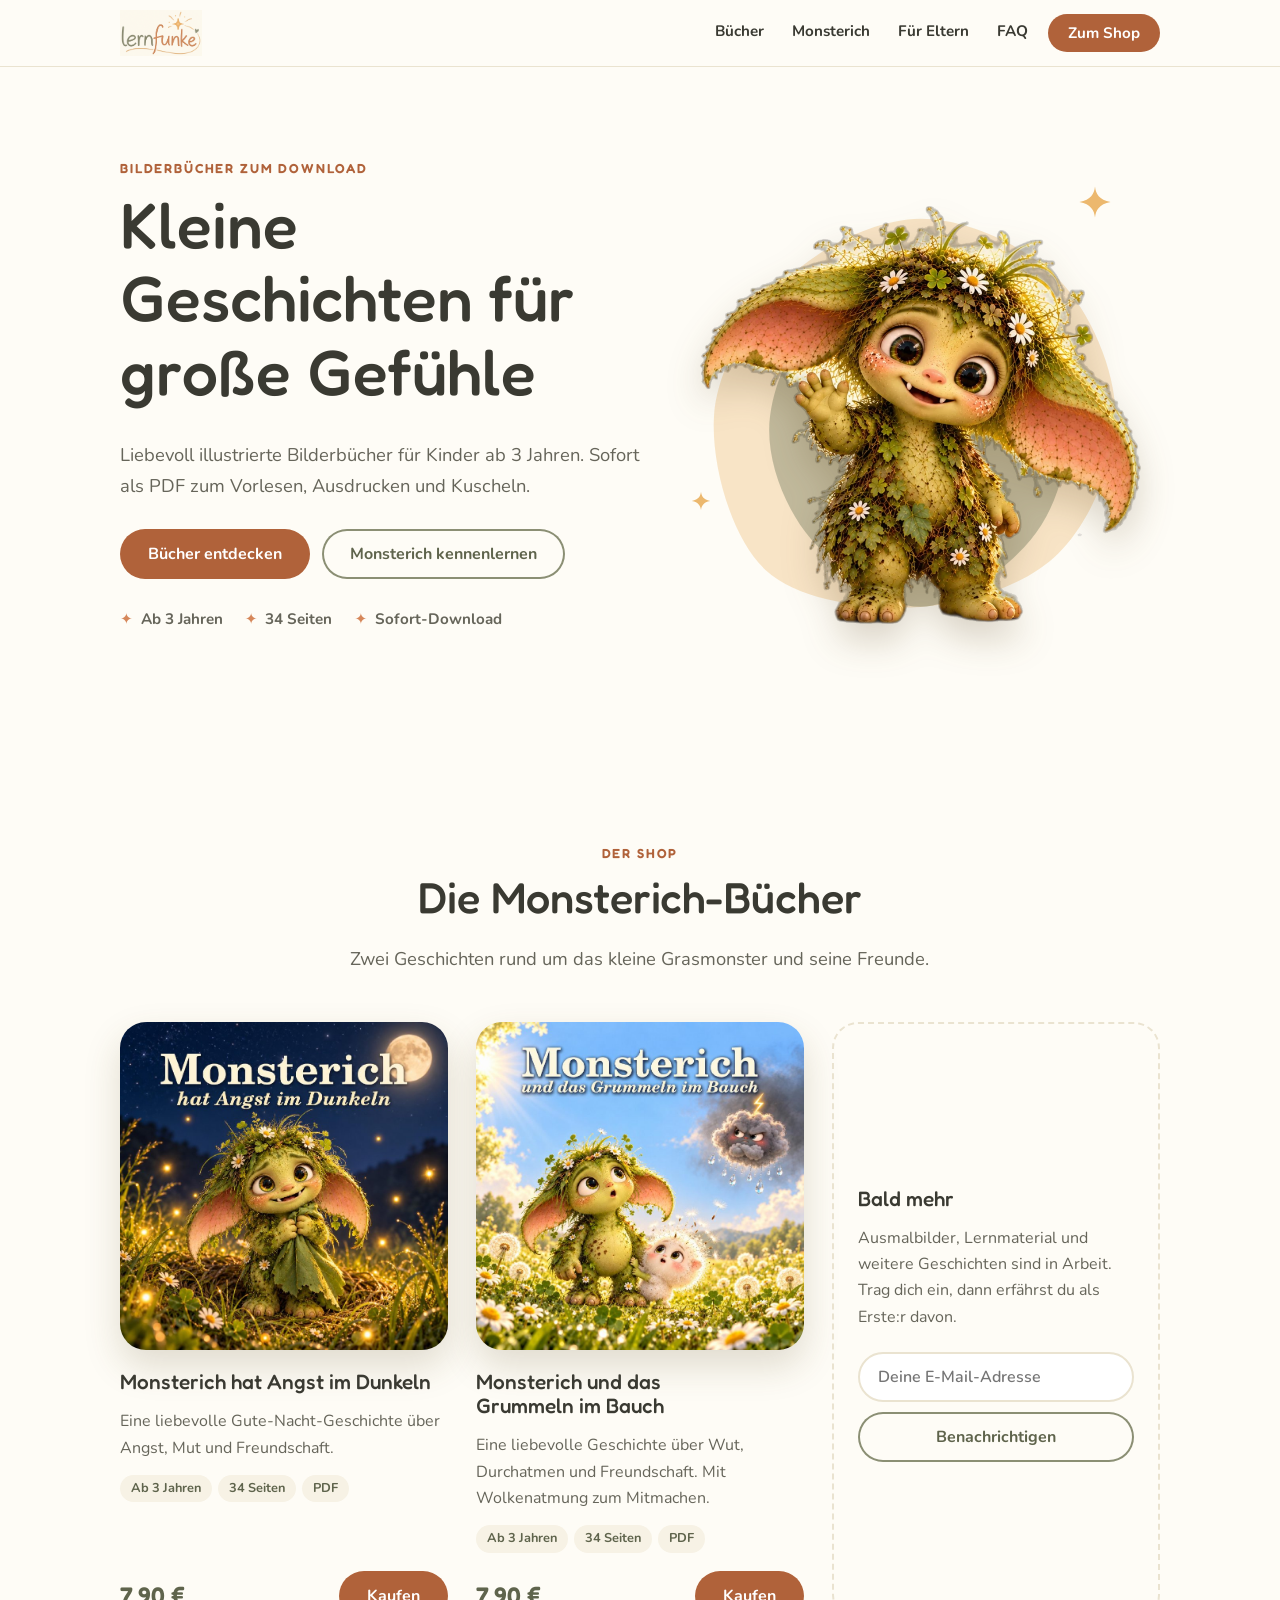
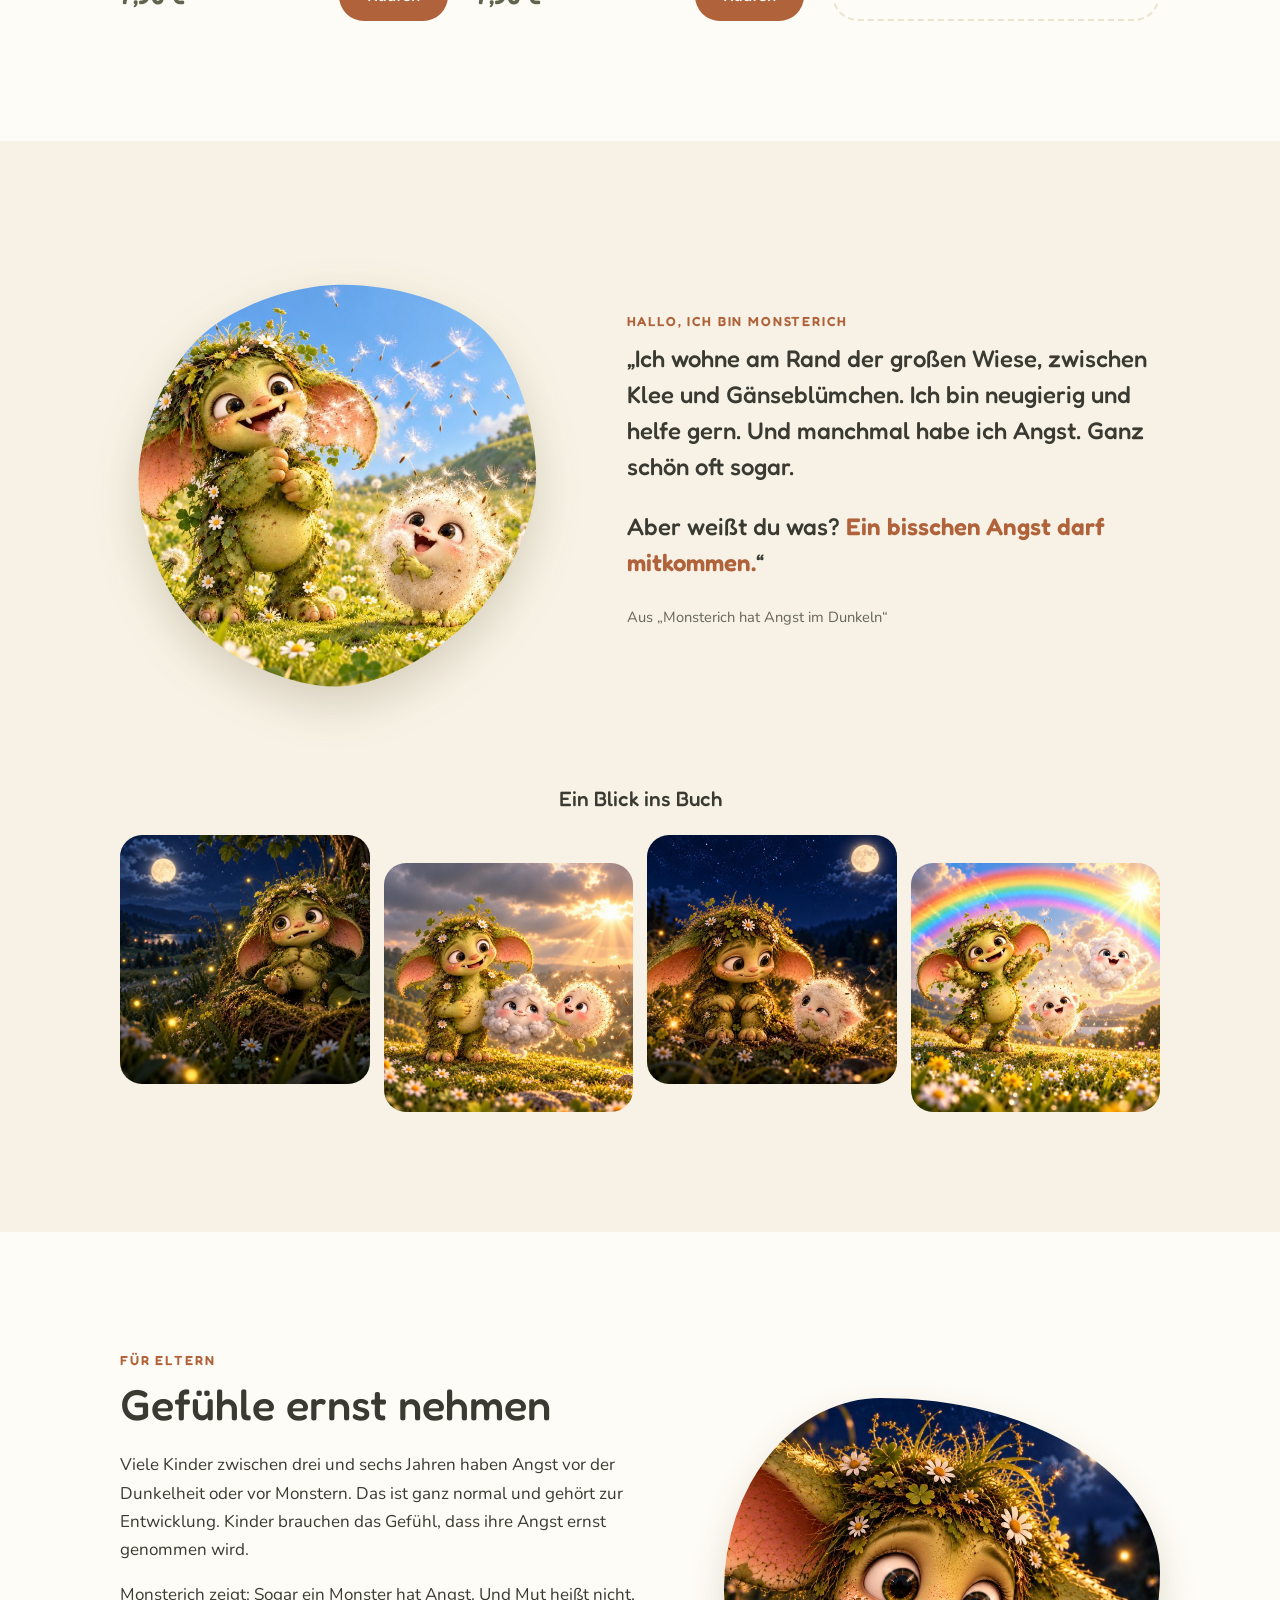
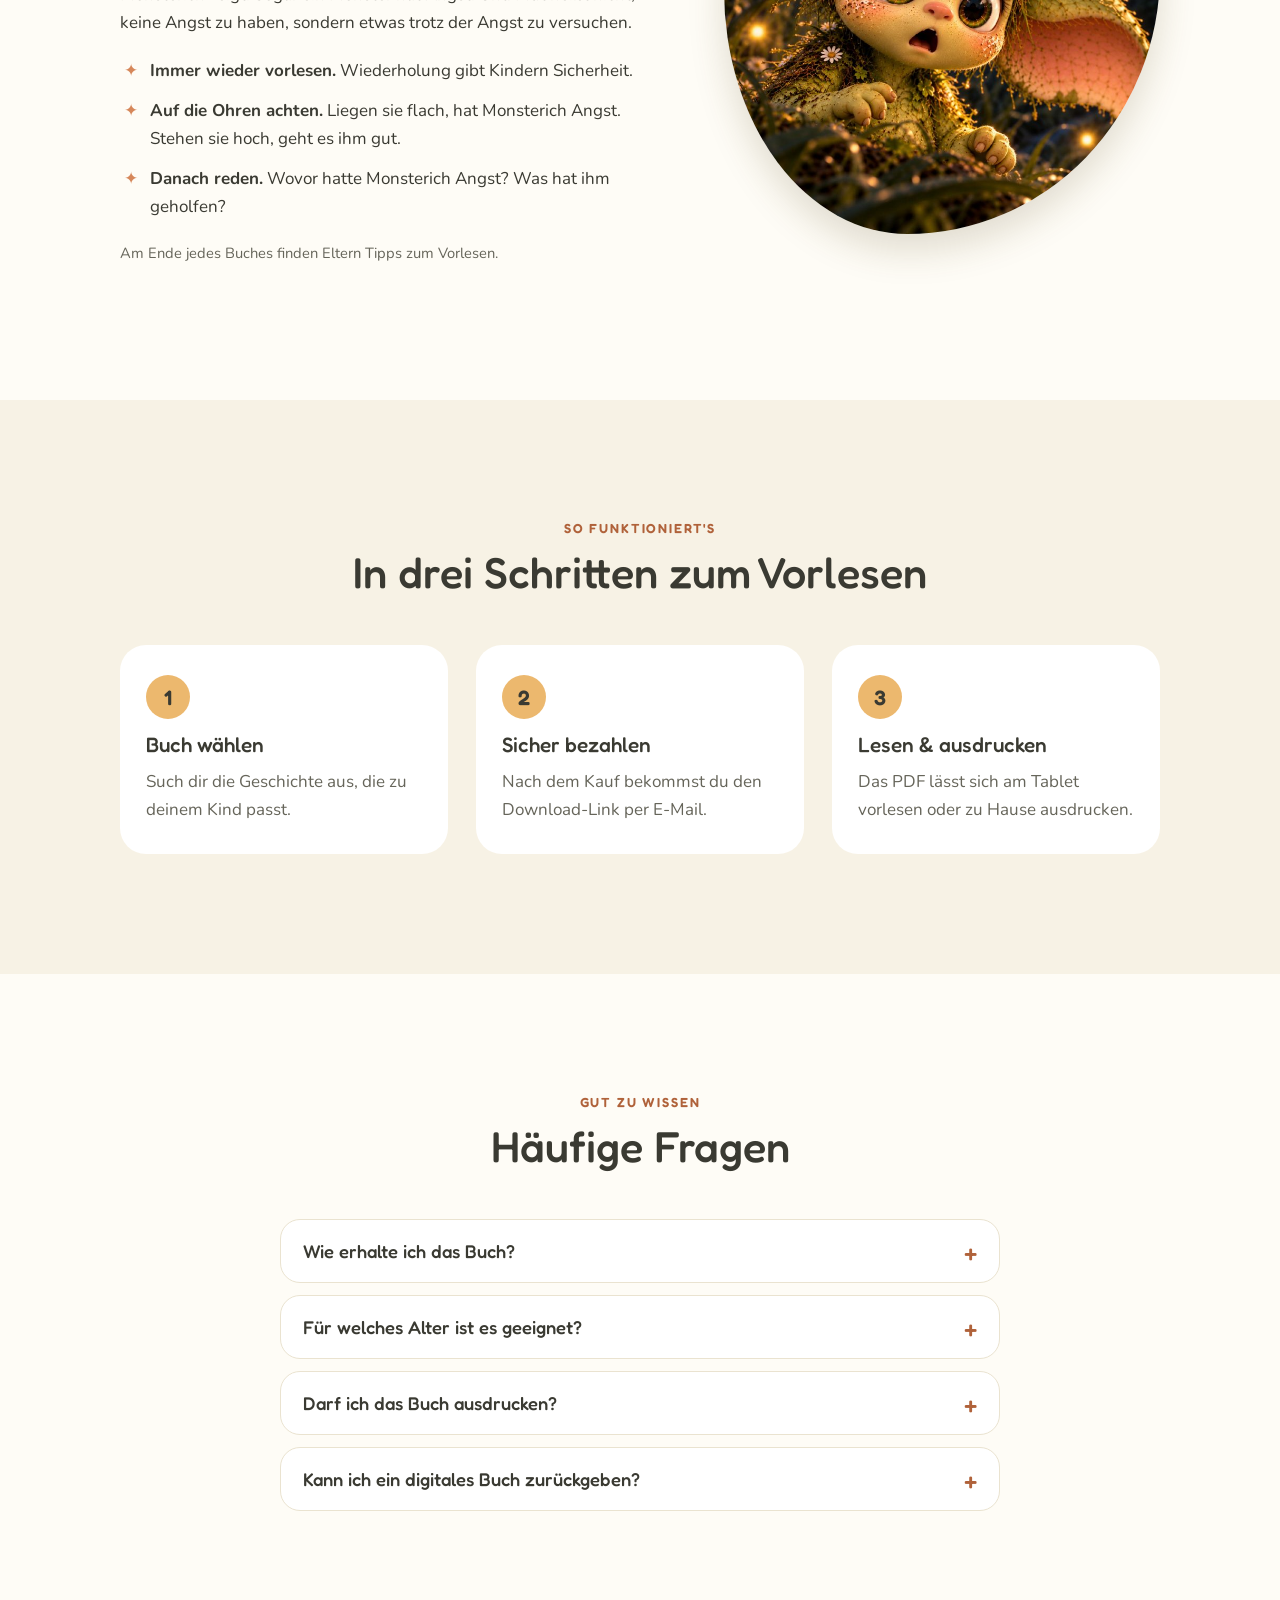
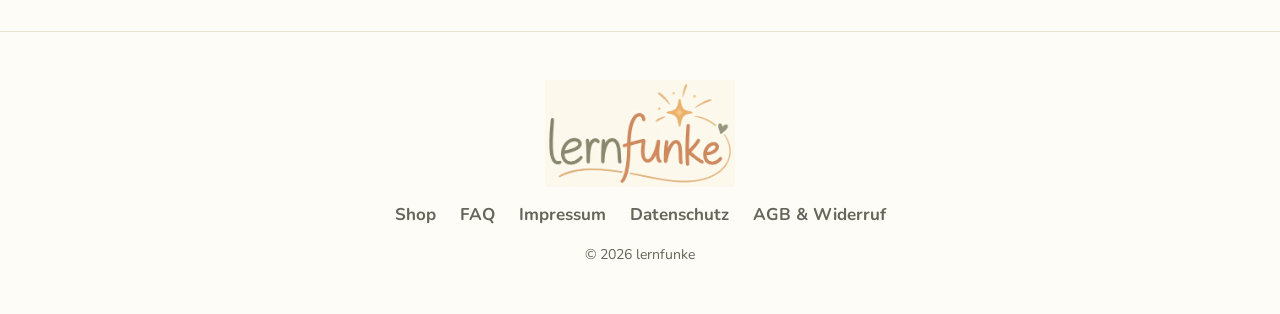
<file: index.html>
<!doctype html>
<html lang="de">
<head>
  <meta charset="utf-8">
  <meta name="viewport" content="width=device-width, initial-scale=1">
  <title>lernfunke</title>
  <meta name="description" content="lernfunke: liebevoll illustrierte Bilderbücher für Kinder ab 3 Jahren als sofortiger PDF-Download. Mit Monsterich, dem kleinen Grasmonster.">
  <link rel="icon" href="assets/logo.webp">
  <link rel="preconnect" href="https://fonts.googleapis.com">
  <link rel="preconnect" href="https://fonts.gstatic.com" crossorigin>
  <link href="https://fonts.googleapis.com/css2?family=Fredoka:wght@400;500;600&family=Nunito:wght@400;600;700&display=swap" rel="stylesheet">
  <link rel="stylesheet" href="style.css">
</head>
<body>

<svg class="defs" width="0" height="0" aria-hidden="true" focusable="false">
  <defs>
    <clipPath id="clipA" clipPathUnits="objectBoundingBox"><path data-blob data-seed="31" data-cx=".5" data-cy=".5" data-r=".46" data-amp=".05"/></clipPath>
  </defs>
</svg>

<header class="top">
  <a href="#top" class="logo" aria-label="lernfunke – zum Seitenanfang"><img src="assets/logo.webp" alt="lernfunke" width="900" height="505"></a>
  <nav class="menu" aria-label="Hauptmenü">
    <a href="#buecher">Bücher</a>
    <a href="#monsterich">Monsterich</a>
    <a href="#eltern">Für Eltern</a>
    <a href="#faq">FAQ</a>
  </nav>
  <a href="#buecher" class="btn btn-small">Zum Shop</a>
</header>

<main id="top">

  <!-- HERO -->
  <section class="hero wrap">
    <div class="hero-text">
      <p class="eyebrow">Bilderbücher zum Download</p>
      <h1>Kleine Geschichten für große Gefühle</h1>
      <p class="lead">Liebevoll illustrierte Bilderbücher für Kinder ab 3 Jahren. Sofort als PDF zum Vorlesen, Ausdrucken und Kuscheln.</p>
      <div class="cta">
        <a href="#buecher" class="btn">Bücher entdecken</a>
        <a href="#monsterich" class="btn btn-ghost">Monsterich kennenlernen</a>
      </div>
      <ul class="facts">
        <li>Ab 3 Jahren</li>
        <li>34 Seiten</li>
        <li>Sofort-Download</li>
      </ul>
    </div>
    <div class="hero-art" aria-hidden="true">
      <svg viewBox="0 0 500 500" class="hero-blobs">
        <path data-blob data-seed="1" data-cx="250" data-cy="270" data-r="210" data-amp=".1" fill="#ecb86e" opacity=".35"/>
        <path data-blob data-seed="2" data-cx="250" data-cy="285" data-r="165" data-amp=".12" fill="#8b8f74" opacity=".5"/>
      </svg>
      <img class="hero-mon" src="assets/monsterich.webp" alt="" width="758" height="720">
      <svg class="spark s1" viewBox="0 0 24 24"><path d="M12 1c.6 5.2 2.8 9.4 11 11-8.200 1.600-10.400 5.800-11 11-.6-5.200-2.800-9.400-11-11 8.200-1.600 10.400-5.800 11-11z" fill="currentColor"/></svg>
      <svg class="spark s2" viewBox="0 0 24 24"><path d="M12 1c.6 5.2 2.8 9.4 11 11-8.200 1.600-10.400 5.800-11 11-.6-5.200-2.800-9.400-11-11 8.200-1.600 10.400-5.800 11-11z" fill="currentColor"/></svg>
    </div>
  </section>

  <!-- BÜCHER -->
  <section class="section" id="buecher">
    <div class="wrap">
      <header class="head">
        <p class="eyebrow">Der Shop</p>
        <h2>Die Monsterich-Bücher</h2>
        <p class="lead">Zwei Geschichten rund um das kleine Grasmonster und seine Freunde.</p>
      </header>

      <div class="books" id="books"></div>
    </div>
  </section>

  <!-- MONSTERICH -->
  <section class="section tint" id="monsterich">
    <div class="wrap intro">
      <figure class="intro-photo">
        <img src="assets/foto-wiese.jpg" alt="Monsterich und sein Freund Pusti auf einer sonnigen Blumenwiese" style="clip-path:url(#clipA)" width="827" height="827" loading="lazy">
      </figure>
      <div class="intro-text">
        <p class="eyebrow">Hallo, ich bin Monsterich</p>
        <blockquote>
          <p>„Ich wohne am Rand der großen Wiese, zwischen Klee und Gänseblümchen. Ich bin neugierig und helfe gern. Und manchmal habe ich Angst. Ganz schön oft sogar.</p>
          <p>Aber weißt du was? <strong>Ein bisschen Angst darf mitkommen.</strong>“</p>
        </blockquote>
        <p class="note">Aus „Monsterich hat Angst im Dunkeln“</p>
      </div>
    </div>

    <div class="wrap">
      <h3 class="gallery-title">Ein Blick ins Buch</h3>
      <div class="gallery" role="list">
        <img role="listitem" src="assets/foto-nacht.jpg" alt="Monsterich schaut nachts im Gras zum Mond" width="827" height="827" loading="lazy">
        <img role="listitem" src="assets/foto-sonne.jpg" alt="Monsterich und zwei Freunde im Gegenlicht der Sonne" width="827" height="827" loading="lazy">
        <img role="listitem" src="assets/foto-freunde.jpg" alt="Monsterich und Pusti nebeneinander im Mondlicht" width="827" height="827" loading="lazy">
        <img role="listitem" src="assets/foto-regenbogen.jpg" alt="Monsterich, Pusti und Grolli unter einem Regenbogen" width="827" height="827" loading="lazy">
      </div>
    </div>
  </section>

  <!-- ELTERN -->
  <section class="section" id="eltern">
    <div class="wrap parents">
      <div class="parents-text">
        <p class="eyebrow">Für Eltern</p>
        <h2>Gefühle ernst nehmen</h2>
        <p>Viele Kinder zwischen drei und sechs Jahren haben Angst vor der Dunkelheit oder vor Monstern. Das ist ganz normal und gehört zur Entwicklung. Kinder brauchen das Gefühl, dass ihre Angst ernst genommen wird.</p>
        <p>Monsterich zeigt: Sogar ein Monster hat Angst. Und Mut heißt nicht, keine Angst zu haben, sondern etwas trotz der Angst zu versuchen.</p>
        <ul class="ideas">
          <li><strong>Immer wieder vorlesen.</strong> Wiederholung gibt Kindern Sicherheit.</li>
          <li><strong>Auf die Ohren achten.</strong> Liegen sie flach, hat Monsterich Angst. Stehen sie hoch, geht es ihm gut.</li>
          <li><strong>Danach reden.</strong> Wovor hatte Monsterich Angst? Was hat ihm geholfen?</li>
        </ul>
        <p class="note">Am Ende jedes Buches finden Eltern Tipps zum Vorlesen.</p>
      </div>
      <figure class="parents-photo">
        <img src="assets/foto-staunen.jpg" alt="Monsterich schaut mit großen Augen überrascht zur Seite" width="827" height="827" loading="lazy">
      </figure>
    </div>
  </section>

  <!-- ABLAUF -->
  <section class="section tint" id="ablauf">
    <div class="wrap">
      <header class="head">
        <p class="eyebrow">So funktioniert's</p>
        <h2>In drei Schritten zum Vorlesen</h2>
      </header>
      <ol class="steps">
        <li><h3>Buch wählen</h3><p>Such dir die Geschichte aus, die zu deinem Kind passt.</p></li>
        <li><h3>Sicher bezahlen</h3><p>Nach dem Kauf bekommst du den Download-Link per E-Mail.</p></li>
        <li><h3>Lesen & ausdrucken</h3><p>Das PDF lässt sich am Tablet vorlesen oder zu Hause ausdrucken.</p></li>
      </ol>
    </div>
  </section>

  <!-- FAQ -->
  <section class="section" id="faq">
    <div class="wrap narrow">
      <header class="head">
        <p class="eyebrow">Gut zu wissen</p>
        <h2>Häufige Fragen</h2>
      </header>
      <div class="faq">
        <details><summary>Wie erhalte ich das Buch?</summary><p>Direkt nach dem Kauf erhältst du eine E-Mail mit dem Download-Link. Das Buch ist ein PDF und lässt sich auf jedem Gerät öffnen.</p></details>
        <details><summary>Für welches Alter ist es geeignet?</summary><p>Die Geschichten sind für Kinder ab 3 Jahren geschrieben.</p></details>
        <details><summary>Darf ich das Buch ausdrucken?</summary><p>Ja, für den privaten Gebrauch in deiner Familie. Die Weitergabe und der Weiterverkauf der Dateien sind nicht erlaubt.</p></details>
        <details><summary>Kann ich ein digitales Buch zurückgeben?</summary><p>Bei digitalen Inhalten ist ein Widerruf nach dem Download ausgeschlossen. Wenn es ein Problem mit der Datei gibt, helfen wir dir weiter.</p></details>
      </div>
    </div>
  </section>

</main>

<footer class="foot">
  <div class="wrap foot-in">
    <img src="assets/logo.webp" alt="lernfunke" class="foot-logo" width="900" height="505" loading="lazy">
    <nav class="foot-links" aria-label="Rechtliches">
      <a href="#buecher">Shop</a>
      <a href="#faq">FAQ</a>
      <a href="#" data-legal="Impressum">Impressum</a>
      <a href="#" data-legal="Datenschutz">Datenschutz</a>
      <a href="#" data-legal="AGB & Widerruf">AGB & Widerruf</a>
    </nav>
    <p class="copy">© <span id="year">2026</span> lernfunke</p>
  </div>
</footer>

<div class="modal" id="modal" hidden>
  <div class="modal-box" role="dialog" aria-modal="true" aria-labelledby="modalTitle">
    <h3 id="modalTitle"></h3>
    <p id="modalText"></p>
    <button class="btn" id="modalClose" type="button">Okay</button>
  </div>
</div>
<div class="toast" id="toast" role="status" aria-live="polite"></div>

<script src="script.js"></script>
</body>
</html>
</file>
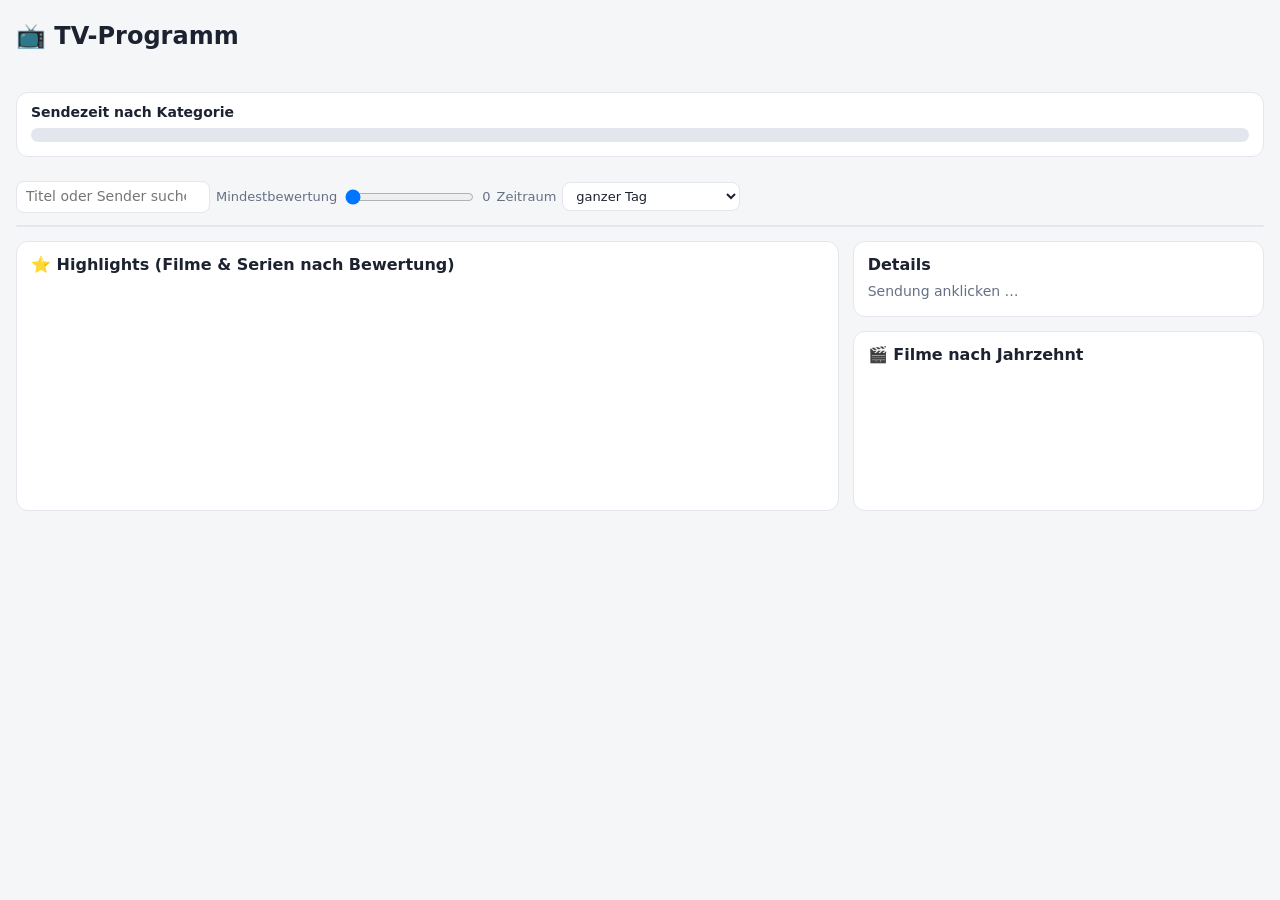
<file: tvprogramm/template.html>
<!doctype html>
<html lang="de">
<head>
<meta charset="utf-8">
<meta name="viewport" content="width=device-width, initial-scale=1">
<title>TV-Programm heute</title>
<style>
:root {
  --bg:#f5f6f8; --panel:#fff; --text:#1c2230; --muted:#667085; --line:#e3e6ec; --accent:#2f6fed;
  --c-Film:#d9480f; --c-Serie:#7048e8; --c-Doku:#0c8599; --c-Nachrichten:#495057;
  --c-Sport:#2f9e44; --c-Unterhaltung:#d6336c; --c-Kinder:#f08c00; --c-Sonstiges:#868e96;
}
@media (prefers-color-scheme: dark) {
  :root { --bg:#12151c; --panel:#1b2029; --text:#e8ebf1; --muted:#98a2b3; --line:#2a303c; --accent:#6c9bff;
    --c-Film:#ff8a5c; --c-Serie:#a58bff; --c-Doku:#3cc4d8; --c-Nachrichten:#a5adb8;
    --c-Sport:#5fd37a; --c-Unterhaltung:#ff7ba8; --c-Kinder:#ffc247; --c-Sonstiges:#8a929d; }
}
* { box-sizing:border-box; }
body { margin:0; background:var(--bg); color:var(--text); font:14px/1.4 system-ui,-apple-system,Segoe UI,sans-serif; }
header { padding:20px 16px 8px; max-width:1400px; margin:auto; }
h1 { margin:0; font-size:24px; }
.sub { color:var(--muted); font-size:13px; margin-top:2px; }
main { max-width:1400px; margin:auto; padding:0 16px 40px; }
.tiles { display:grid; grid-template-columns:repeat(auto-fit,minmax(150px,1fr)); gap:10px; margin:14px 0; }
.tile { background:var(--panel); border:1px solid var(--line); border-radius:10px; padding:10px 12px; }
.tile b { display:block; font-size:22px; }
.tile span { color:var(--muted); font-size:12px; }
.bar { display:flex; height:14px; border-radius:7px; overflow:hidden; background:var(--line); margin:6px 0 4px; }
.bar i { display:block; height:100%; }
.chips { display:flex; flex-wrap:wrap; gap:6px; align-items:center; margin:12px 0; }
.chip { border:1px solid var(--line); background:var(--panel); color:var(--text); border-radius:999px; padding:4px 11px; cursor:pointer; font:inherit; }
.chip .dot { display:inline-block; width:9px; height:9px; border-radius:50%; margin-right:6px; }
.chip.off { opacity:.4; }
input[type=search], select { border:1px solid var(--line); background:var(--panel); color:var(--text); border-radius:8px; padding:5px 9px; font:inherit; }
label.r { color:var(--muted); font-size:13px; display:flex; gap:6px; align-items:center; }
.panel { background:var(--panel); border:1px solid var(--line); border-radius:12px; }
.tl-wrap { overflow:auto; position:relative; max-height:75vh; }
.tl { position:relative; width:max-content; }
.row { display:flex; border-bottom:1px solid var(--line); height:58px; }
.row.head { position:sticky; top:0; z-index:5; height:28px; background:var(--panel); }
.chname { position:sticky; left:0; z-index:4; width:110px; min-width:110px; background:var(--panel); border-right:1px solid var(--line);
  padding:0 8px; display:flex; align-items:center; font-weight:600; font-size:13px; }
.track { position:relative; flex:none; }
.hour { position:absolute; top:6px; font-size:11px; color:var(--muted); border-left:1px solid var(--line); padding-left:4px; height:100%; }
.p { position:absolute; top:4px; bottom:4px; border-radius:6px; padding:3px 6px; overflow:hidden; cursor:pointer;
  background:color-mix(in srgb, var(--c) 16%, var(--panel)); border:1px solid color-mix(in srgb, var(--c) 55%, transparent);
  border-left:4px solid var(--c); font-size:12px; line-height:1.25; }
.p:hover, .p.sel { background:color-mix(in srgb, var(--c) 32%, var(--panel)); z-index:2; }
.p .t { font-weight:600; white-space:nowrap; overflow:hidden; text-overflow:ellipsis; }
.p .m { color:var(--muted); font-size:11px; white-space:nowrap; overflow:hidden; text-overflow:ellipsis; }
.p.hide { display:none; }
.now { position:absolute; top:0; bottom:0; width:2px; background:#e03131; z-index:3; pointer-events:none; }
.cols { display:grid; grid-template-columns:2fr 1fr; gap:14px; margin-top:14px; }
@media (max-width:900px) { .cols { grid-template-columns:1fr; } }
h2 { font-size:16px; margin:0; padding:12px 14px 6px; }
.hl { list-style:none; margin:0; padding:0 6px 8px; max-height:420px; overflow:auto; }
.hl li { display:flex; gap:10px; align-items:center; padding:7px 8px; border-radius:8px; cursor:pointer; }
.hl li:hover { background:color-mix(in srgb, var(--accent) 10%, transparent); }
.hl .yr { width:44px; font-weight:700; font-variant-numeric:tabular-nums; }
.hl .ti { flex:1; min-width:0; }
.hl .ti div:first-child { font-weight:600; white-space:nowrap; overflow:hidden; text-overflow:ellipsis; }
.hl .ti div:last-child { color:var(--muted); font-size:12px; }
.star { color:#f59f00; font-weight:700; white-space:nowrap; }
.detail { padding:0 14px 14px; }
.detail .tag { display:inline-block; padding:1px 8px; border-radius:999px; color:#fff; font-size:12px; background:var(--c); }
.detail h3 { margin:8px 0 2px; font-size:18px; }
.detail p { margin:8px 0 0; color:var(--muted); }
.empty { color:var(--muted); padding:14px; }
.era { display:flex; align-items:flex-end; gap:4px; height:90px; margin:22px 14px 0; }
.era div { flex:1; background:var(--c-Film); border-radius:3px 3px 0 0; min-height:2px; position:relative; }
.era span { position:absolute; bottom:-18px; left:50%; transform:translateX(-50%); font-size:10px; color:var(--muted); white-space:nowrap; }
.era b { position:absolute; top:-16px; left:50%; transform:translateX(-50%); font-size:11px; }
</style>
</head>
<body>
<header>
  <h1>📺 TV-Programm <span id="date"></span></h1>
  <div class="sub" id="src"></div>
</header>
<main>
  <div class="tiles" id="tiles"></div>
  <div class="panel" style="padding:10px 14px">
    <b>Sendezeit nach Kategorie</b>
    <div class="bar" id="bar"></div>
    <div class="sub" id="barlbl"></div>
  </div>
  <div class="chips" id="chips"></div>
  <div class="chips">
    <input type="search" id="q" placeholder="Titel oder Sender suchen …">
    <label class="r">Mindestbewertung <input type="range" id="minr" min="0" max="9" step="0.5" value="0"><span id="minrv">0</span></label>
    <label class="r">Zeitraum
      <select id="when"><option value="all">ganzer Tag</option><option value="now">läuft jetzt / später</option><option value="prime">Primetime 20–23 Uhr</option></select>
    </label>
  </div>
  <div class="panel tl-wrap" id="tlwrap"><div class="tl" id="tl"></div></div>
  <div class="cols">
    <div class="panel"><h2>⭐ Highlights (Filme &amp; Serien nach Bewertung)</h2><ul class="hl" id="hl"></ul></div>
    <div>
      <div class="panel" id="detailp"><h2>Details</h2><div class="detail" id="detail"><div class="empty" style="padding:0">Sendung anklicken …</div></div></div>
      <div class="panel" style="margin-top:14px;padding-bottom:26px"><h2>🎬 Filme nach Jahrzehnt</h2><div class="era" id="era"></div></div>
    </div>
  </div>
</main>
<script>
const D = /*__DATA__*/null;
const PX = 4;                       // Pixel pro Minute
const W = 24 * 60 * PX;
const css = n => getComputedStyle(document.documentElement).getPropertyValue(n).trim();
const $ = id => document.getElementById(id);
const fmt = ms => new Date(ms).toLocaleTimeString('de-DE', {hour:'2-digit', minute:'2-digit'});
const esc = s => String(s ?? '').replace(/[&<>"]/g, c => ({'&':'&amp;','<':'&lt;','>':'&gt;','"':'&quot;'}[c]));
const col = c => `var(--c-${c})`;
const rate = p => p.rating ? `<span class="star">★ ${p.rating.toFixed(1)}</span>` : '';

const active = new Set(D.categories);
const P = D.programmes.map((p, i) => ({...p, i}));

$('date').textContent = D.date_label;
$('src').textContent = 'Quelle: ' + D.source;

// Kennzahlen
const S = D.stats;
$('tiles').innerHTML = [
  [S.n_programmes, 'Sendungen'], [D.channels.length, 'Sender'], [S.n_films, 'Spielfilme'],
  [S.avg_rating ?? '–', 'Ø Bewertung'],
  [S.oldest_film ? `${S.oldest_film}–${S.newest_film}` : '–', 'Filmjahre'],
].map(([v, l]) => `<div class="tile"><b>${v}</b><span>${l}</span></div>`).join('');

const total = Object.values(S.minutes_by_cat).reduce((a, b) => a + b, 0) || 1;
$('bar').innerHTML = D.categories.map(c => `<i style="width:${S.minutes_by_cat[c] / total * 100}%;background:${col(c)}" title="${c}"></i>`).join('');
$('barlbl').textContent = D.categories.filter(c => S.minutes_by_cat[c]).map(c => `${c} ${Math.round(S.minutes_by_cat[c] / total * 100)} %`).join(' · ');

// Filter
$('chips').innerHTML = D.categories.map(c =>
  `<button class="chip" data-c="${c}"><span class="dot" style="background:${col(c)}"></span>${c}</button>`).join('');
$('chips').onclick = e => {
  const b = e.target.closest('.chip'); if (!b) return;
  const c = b.dataset.c; active.has(c) ? active.delete(c) : active.add(c);
  b.classList.toggle('off', !active.has(c)); apply();
};
['q', 'minr', 'when'].forEach(id => $(id).addEventListener('input', apply));

// Timeline
const hours = Array.from({length: 24}, (_, h) => `<div class="hour" style="left:${h * 60 * PX}px">${String(h).padStart(2, '0')}:00</div>`).join('');
let html = `<div class="row head"><div class="chname"></div><div class="track" style="width:${W}px">${hours}</div></div>`;
for (const ch of D.channels) {
  const blocks = P.filter(p => p.channel === ch).map(p => {
    const l = Math.max(0, (p.start - D.day_start) / 60000) * PX;
    const w = (Math.min(p.stop, D.day_start + 864e5) - Math.max(p.start, D.day_start)) / 60000 * PX;
    const meta = [fmt(p.start), p.year, p.rating ? '★' + p.rating.toFixed(1) : ''].filter(Boolean).join(' · ');
    return `<div class="p" data-i="${p.i}" style="left:${l}px;width:${w - 2}px;--c:${col(p.cat)}" title="${esc(p.title)}">
      <div class="t">${esc(p.title)}</div><div class="m">${meta}</div></div>`;
  }).join('');
  html += `<div class="row"><div class="chname">${esc(ch)}</div><div class="track" style="width:${W}px">${blocks}</div></div>`;
}
$('tl').innerHTML = html + '<div class="now" id="now"></div>';
$('tl').onclick = e => { const b = e.target.closest('.p'); if (b) show(+b.dataset.i); };

function placeNow() {
  const m = (Date.now() - D.day_start) / 60000;
  const n = $('now');
  if (m < 0 || m > 1440) { n.style.display = 'none'; return; }
  n.style.left = (110 + m * PX) + 'px';
}
placeNow(); setInterval(placeNow, 30000);
const nowMin = (Date.now() - D.day_start) / 60000;
if (nowMin > 0 && nowMin < 1440) $('tlwrap').scrollLeft = Math.max(0, nowMin * PX - 150);

// Detail
function show(i) {
  const p = P[i];
  document.querySelectorAll('.p.sel').forEach(x => x.classList.remove('sel'));
  document.querySelector(`.p[data-i="${i}"]`)?.classList.add('sel');
  const min = Math.round((p.stop - p.start) / 60000);
  $('detail').innerHTML = `<span class="tag" style="--c:${col(p.cat)}">${p.cat}</span>
    <h3>${esc(p.title)}</h3>
    <div>${esc(p.sub)}</div>
    <p>${esc(p.channel)} · ${fmt(p.start)}–${fmt(p.stop)} (${min} Min.)${p.year ? ' · <b>' + p.year + '</b>' : ''}
    ${p.rating ? `<br>${rate(p)} <span class="sub">(${esc(p.rating_src || '')}${p.votes ? ', ' + p.votes.toLocaleString('de-DE') + ' Stimmen' : ''})</span>` : ''}</p>
    ${p.desc ? `<p>${esc(p.desc)}</p>` : ''}`;
}

// Filter anwenden + Highlights
function visible(p) {
  const q = $('q').value.toLowerCase(), minr = +$('minr').value, when = $('when').value;
  if (!active.has(p.cat)) return false;
  if (q && !(p.title + ' ' + p.channel + ' ' + p.sub).toLowerCase().includes(q)) return false;
  if (minr && !(p.rating >= minr)) return false;
  if (when === 'now' && p.stop < Date.now()) return false;
  if (when === 'prime') {
    const s = D.day_start + 20 * 36e5, e = D.day_start + 23 * 36e5;
    if (p.stop <= s || p.start >= e) return false;
  }
  return true;
}
function apply() {
  $('minrv').textContent = $('minr').value;
  const vis = P.filter(visible);
  const ok = new Set(vis.map(p => p.i));
  document.querySelectorAll('.p').forEach(b => b.classList.toggle('hide', !ok.has(+b.dataset.i)));
  const hl = vis.filter(p => (p.cat === 'Film' || p.cat === 'Serie' || p.rating) && p.rating)
    .sort((a, b) => b.rating - a.rating).slice(0, 30);
  $('hl').innerHTML = hl.length ? hl.map(p => `<li data-i="${p.i}">
      <div class="yr">${p.year ?? ''}</div>
      <div class="ti"><div>${esc(p.title)}</div><div>${esc(p.channel)} · ${fmt(p.start)} · ${p.cat}</div></div>
      <div class="star">★ ${p.rating.toFixed(1)}</div></li>`).join('')
    : '<li class="empty">Keine bewerteten Sendungen (TMDB_API_KEY / OMDB_API_KEY setzen).</li>';
}
$('hl').onclick = e => {
  const li = e.target.closest('li[data-i]'); if (!li) return;
  show(+li.dataset.i);
  document.querySelector(`.p[data-i="${li.dataset.i}"]`)?.scrollIntoView({block:'center', inline:'center', behavior:'smooth'});
};

// Filme nach Jahrzehnt
const dec = {};
P.filter(p => p.cat === 'Film' && p.year).forEach(p => { const d = Math.floor(p.year / 10) * 10; dec[d] = (dec[d] || 0) + 1; });
const keys = Object.keys(dec).sort(), mx = Math.max(1, ...Object.values(dec));
$('era').innerHTML = keys.length ? keys.map(k => `<div style="height:${dec[k] / mx * 100}%"><b>${dec[k]}</b><span>${k}er</span></div>`).join('')
  : '<div class="empty">Keine Filme mit Jahresangabe.</div>';

apply();
</script>
</body>
</html>
</file>
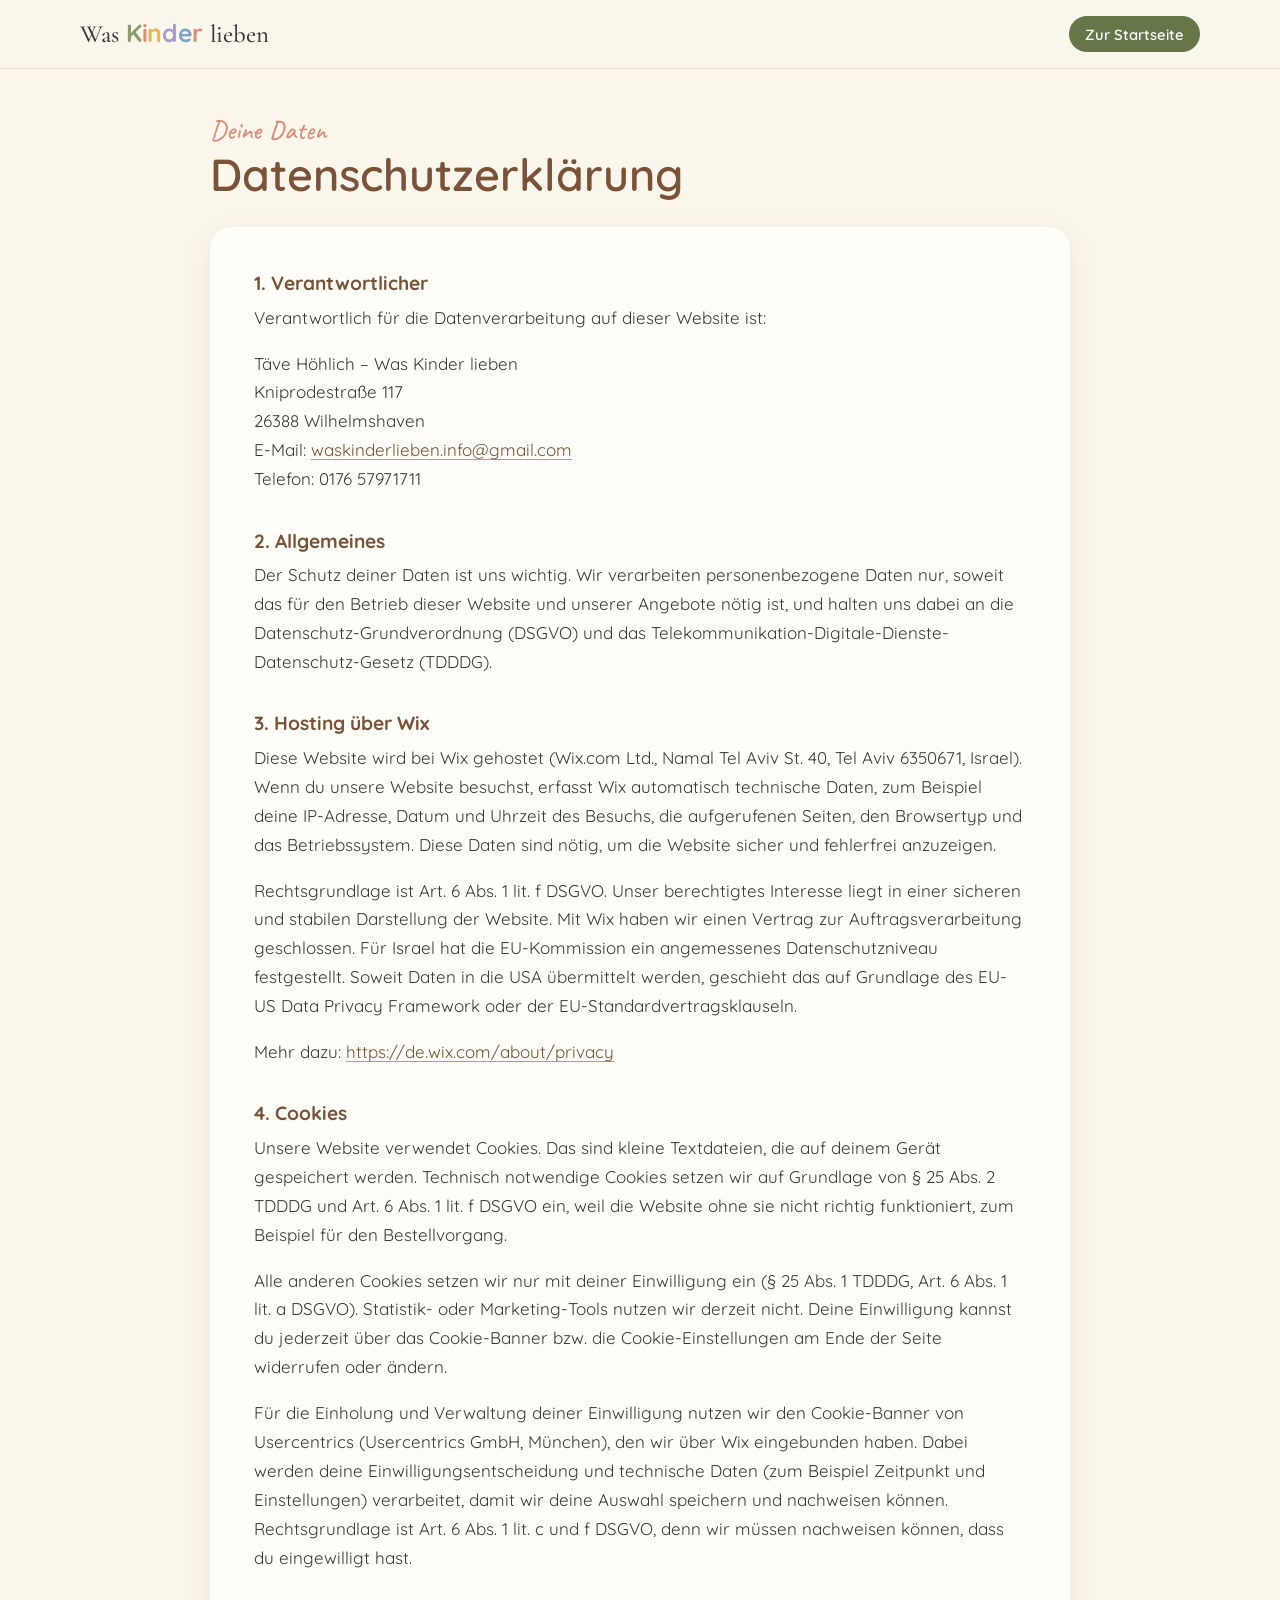
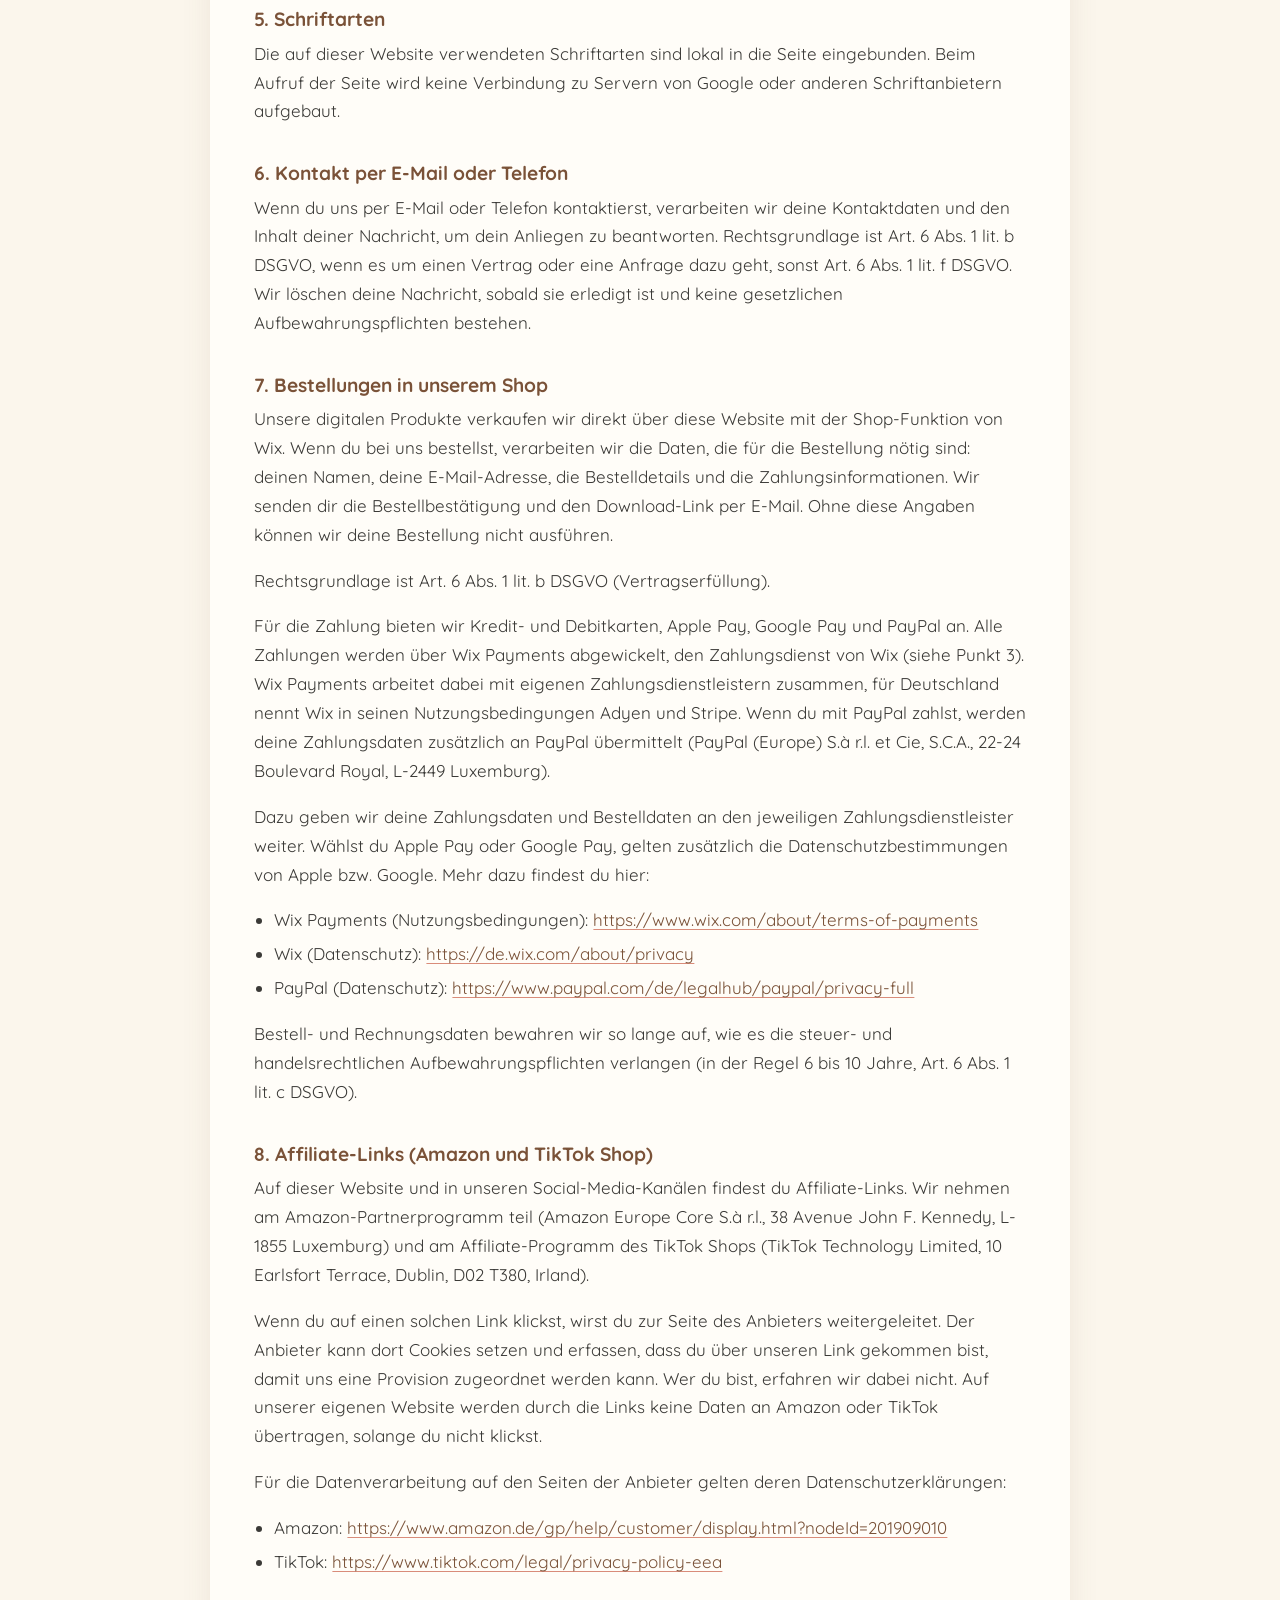
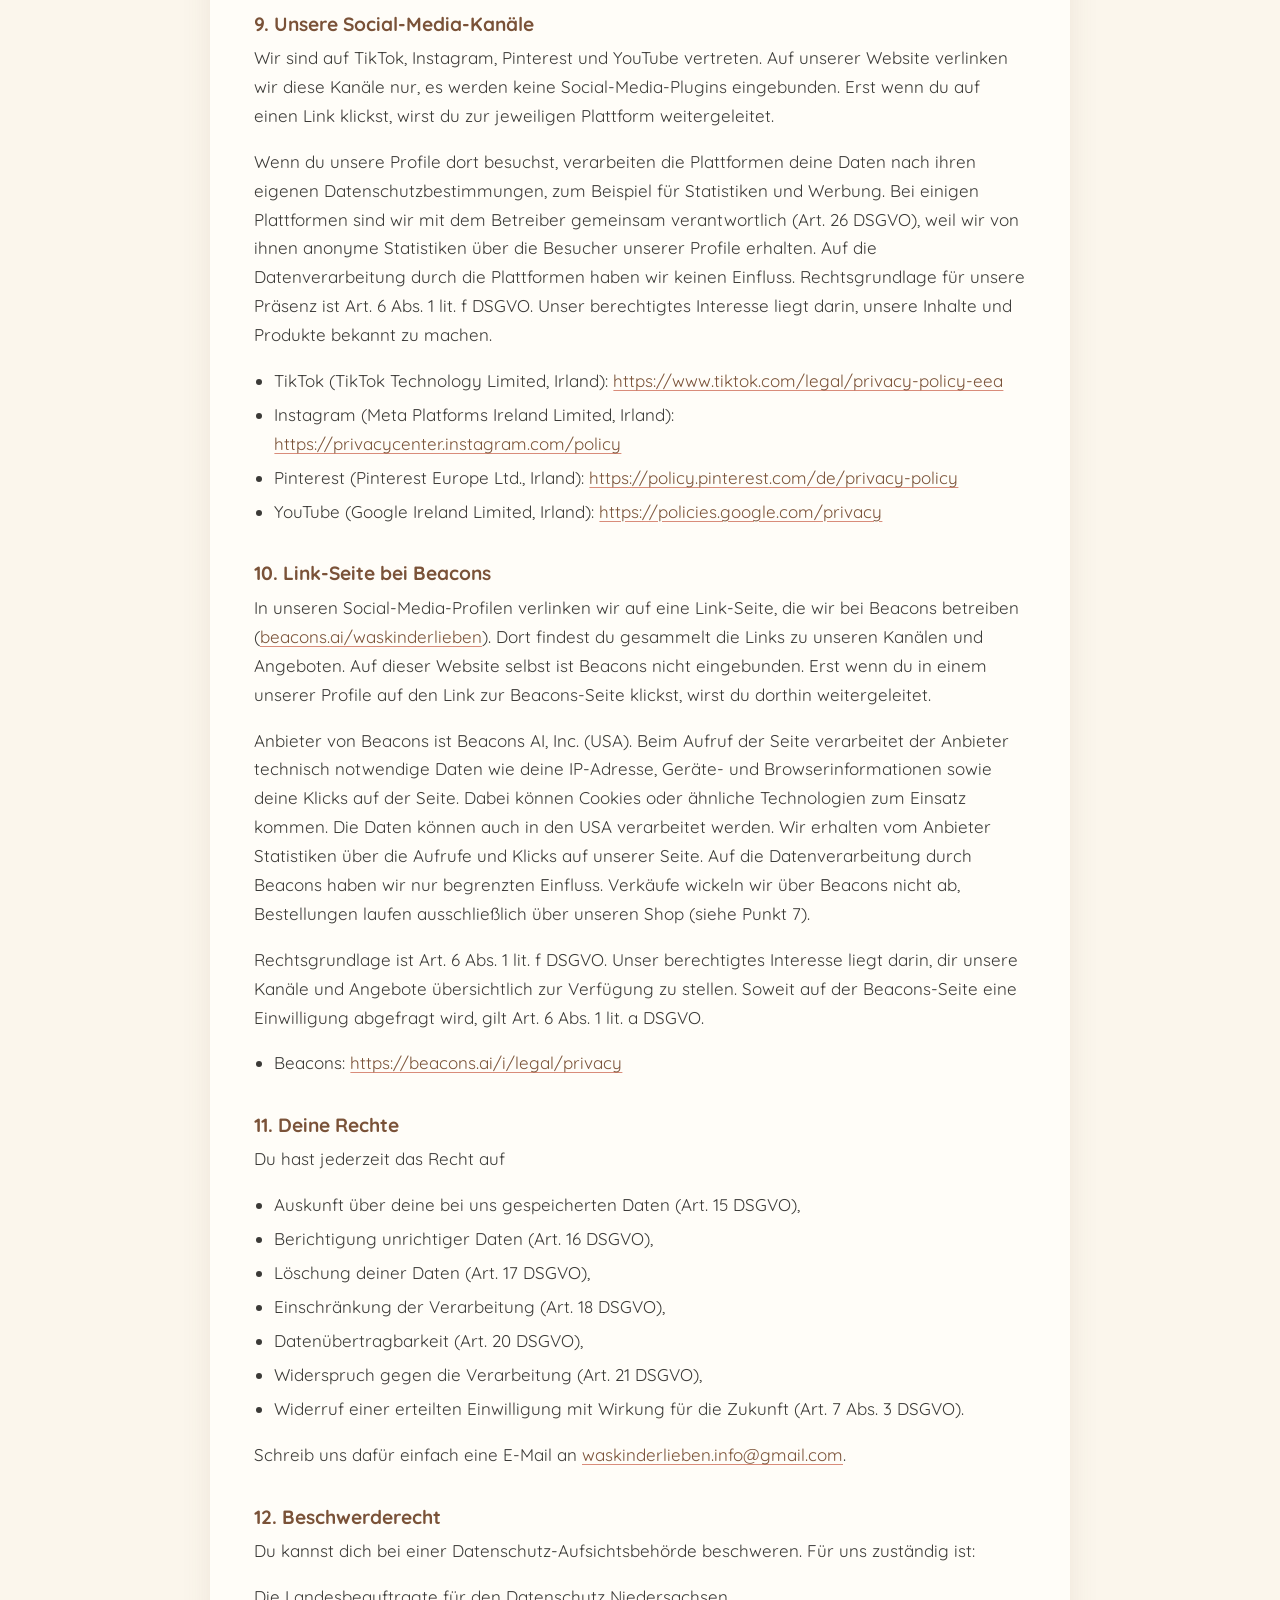
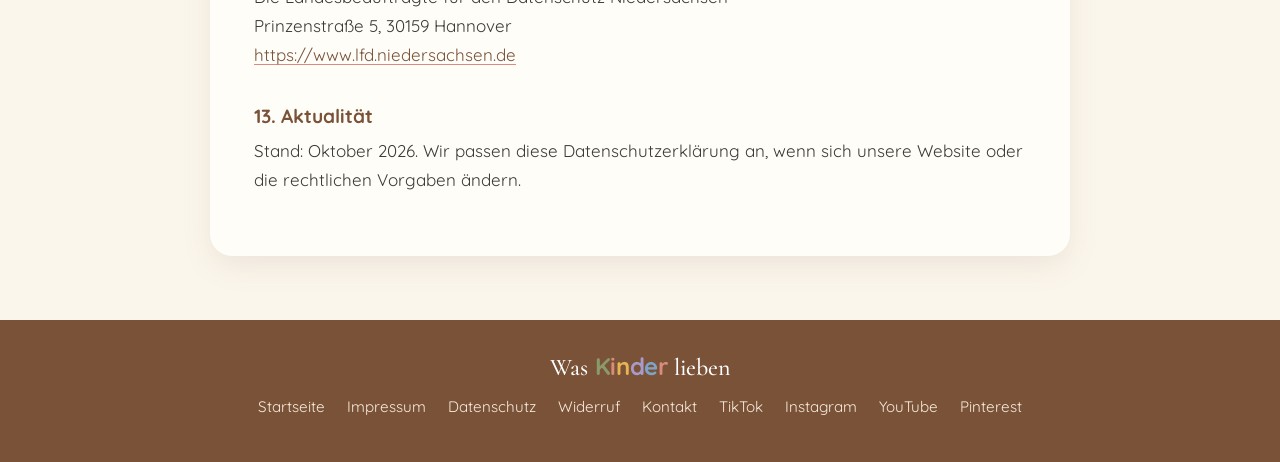
<file: was-kinder-lieben/datenschutz.html>
<!DOCTYPE html>
<html lang="de">
<head>
<meta charset="utf-8">
<meta name="viewport" content="width=device-width, initial-scale=1">
<title>Datenschutzerklärung – Was Kinder lieben</title>
<style>
@font-face{font-family:'Caveat';font-style:normal;font-weight:500 600;font-display:swap;src:url([data-uri]) format('woff2');unicode-range:U+0000-00FF, U+0131, U+0152-0153, U+02BB-02BC, U+02C6, U+02DA, U+02DC, U+0304, U+0308, U+0329, U+2000-206F, U+20AC, U+2122, U+2191, U+2193, U+2212, U+2215, U+FEFF, U+FFFD}
@font-face{font-family:'Cormorant Garamond';font-style:normal;font-weight:500 600;font-display:swap;src:url([data-uri]) format('woff2');unicode-range:U+0000-00FF, U+0131, U+0152-0153, U+02BB-02BC, U+02C6, U+02DA, U+02DC, U+0304, U+0308, U+0329, U+2000-206F, U+20AC, U+2122, U+2191, U+2193, U+2212, U+2215, U+FEFF, U+FFFD}
@font-face{font-family:'Quicksand';font-style:normal;font-weight:400 700;font-display:swap;src:url([data-uri]) format('woff2');unicode-range:U+0000-00FF, U+0131, U+0152-0153, U+02BB-02BC, U+02C6, U+02DA, U+02DC, U+0304, U+0308, U+0329, U+2000-206F, U+20AC, U+2122, U+2191, U+2193, U+2212, U+2215, U+FEFF, U+FFFD}
</style>
<style>
:root{--cream:#FBF6EC;--paper:#FFFDF8;--ink:#3B3A37;--muted:#6F6B63;--brown:#7A5238;--line:#EADFCB;
  --sage:#8A9A6B;--sage-dark:#657649;--coral:#D98C7A;--mustard:#E5B454;--lav:#A99BC9;--blue:#7FA3C4;
  --radius:22px;--shadow:0 10px 30px rgba(122,82,56,.10);
  --script:'Caveat',cursive;--serif:'Cormorant Garamond',Georgia,serif;--sans:'Quicksand','Segoe UI',system-ui,sans-serif}
*{box-sizing:border-box}
body{margin:0;display:flex;flex-direction:column;min-height:100vh;background:var(--cream);color:var(--ink);font-family:var(--sans);font-size:17px;line-height:1.7;-webkit-font-smoothing:antialiased}
a{color:var(--brown);text-decoration-color:var(--coral);text-underline-offset:3px}
a:hover{color:var(--sage-dark)}
:focus-visible{outline:3px solid var(--lav);outline-offset:3px;border-radius:8px}
.wrap{width:min(860px,100% - 32px);margin-inline:auto}
.top{border-bottom:1px solid var(--line)}
.top .wrap{display:flex;align-items:center;justify-content:space-between;gap:16px;min-height:68px;width:min(1120px,100% - 32px)}
.mark{text-decoration:none;display:flex;align-items:baseline;gap:.3em;font-family:var(--serif);font-size:1.55rem;line-height:1;color:var(--ink)}
.mark b{font-family:var(--sans);font-weight:700;letter-spacing:-.02em}
.mark .k{color:var(--sage)}.mark .i{color:var(--coral)}.mark .n{color:var(--mustard)}.mark .d{color:var(--lav)}.mark .e{color:var(--blue)}.mark .r{color:var(--coral)}
.btn{display:inline-flex;align-items:center;text-decoration:none;font:600 .92rem var(--sans);padding:.55em 1.1em;border-radius:999px;background:var(--sage-dark);color:#fff}
.btn:hover{background:#56673c;color:#fff}
main{padding:48px 0 64px}
.eyebrow{font-family:var(--script);font-size:1.7rem;color:var(--coral);line-height:1}
h1{font-size:clamp(2rem,5vw,2.8rem);color:var(--brown);margin:.1em 0 .6em;font-weight:600;line-height:1.15}
.card{background:var(--paper);border-radius:var(--radius);box-shadow:var(--shadow);padding:clamp(22px,4vw,44px)}
h2{font-size:1.2rem;color:var(--brown);margin:1.8em 0 .4em;font-weight:700;line-height:1.3}
h2:first-child{margin-top:0}
p{margin:0 0 1em}
ul{margin:0 0 1em;padding-left:1.2em}li{margin:.3em 0}
address{font-style:normal;margin:0 0 1em}
.small{font-size:.9rem;color:var(--muted)}
.formbox{border:2px dashed var(--line);border-radius:16px;padding:20px 22px;margin:.6em 0 1em;background:#FFFEFB}
.formbox p{margin:0 0 .8em}
.formbox .line{border-bottom:1.5px solid #CDBFA8;height:1.6em;margin-bottom:.1em}
.formbox .cap{font-size:.85rem;color:var(--muted);margin:.2em 0 .9em}
mark.todo{background:#FFE58F;color:#5a4300;padding:.05em .35em;border-radius:6px;font-weight:600}
footer{margin-top:auto;background:var(--brown);color:#F6EBDD;padding:34px 0 28px;text-align:center}
footer .mark{justify-content:center;font-size:1.5rem;color:#fff}
footer nav{display:flex;flex-wrap:wrap;gap:6px 22px;justify-content:center;margin:14px 0}
footer a{color:#F6EBDD;text-decoration:none;font-size:.95rem}footer a:hover{text-decoration:underline;color:#fff}
@media(max-width:700px){.mark{font-size:1.3rem}main{padding:32px 0 48px}}
</style>
</head>
<body>
<header class="top"><div class="wrap">
  <a class="mark" href="https://www.was-kinder-lieben.de/" target="_top" aria-label="Was Kinder lieben – zur Startseite">Was <b><span class="k">K</span><span class="i">i</span><span class="n">n</span><span class="d">d</span><span class="e">e</span><span class="r">r</span></b> lieben</a>
  <a class="btn" href="https://www.was-kinder-lieben.de/" target="_top">Zur Startseite</a>
</div></header>
<main><div class="wrap">
  <div class="eyebrow">Deine Daten</div>
  <h1>Datenschutzerklärung</h1>
  <div class="card">
    <h2>1. Verantwortlicher</h2>
    <p>Verantwortlich für die Datenverarbeitung auf dieser Website ist:</p>
    <address>Täve Höhlich – Was Kinder lieben<br>Kniprodestraße 117<br>26388 Wilhelmshaven<br>E-Mail: <a href="mailto:waskinderlieben.info@gmail.com">waskinderlieben.info@gmail.com</a><br>Telefon: 0176 57971711</address>

    <h2>2. Allgemeines</h2>
    <p>Der Schutz deiner Daten ist uns wichtig. Wir verarbeiten personenbezogene Daten nur, soweit das für den Betrieb dieser Website und unserer Angebote nötig ist, und halten uns dabei an die Datenschutz-Grundverordnung (DSGVO) und das Telekommunikation-Digitale-Dienste-Datenschutz-Gesetz (TDDDG).</p>

    <h2>3. Hosting über Wix</h2>
    <p>Diese Website wird bei Wix gehostet (Wix.com Ltd., Namal Tel Aviv St. 40, Tel Aviv 6350671, Israel). Wenn du unsere Website besuchst, erfasst Wix automatisch technische Daten, zum Beispiel deine IP-Adresse, Datum und Uhrzeit des Besuchs, die aufgerufenen Seiten, den Browsertyp und das Betriebssystem. Diese Daten sind nötig, um die Website sicher und fehlerfrei anzuzeigen.</p>
    <p>Rechtsgrundlage ist Art. 6 Abs. 1 lit. f DSGVO. Unser berechtigtes Interesse liegt in einer sicheren und stabilen Darstellung der Website. Mit Wix haben wir einen Vertrag zur Auftragsverarbeitung geschlossen. Für Israel hat die EU-Kommission ein angemessenes Datenschutzniveau festgestellt. Soweit Daten in die USA übermittelt werden, geschieht das auf Grundlage des EU-US Data Privacy Framework oder der EU-Standardvertragsklauseln.</p>
    <p>Mehr dazu: <a href="https://de.wix.com/about/privacy" target="_blank" rel="noopener">https://de.wix.com/about/privacy</a></p>

    <h2>4. Cookies</h2>
    <p>Unsere Website verwendet Cookies. Das sind kleine Textdateien, die auf deinem Gerät gespeichert werden. Technisch notwendige Cookies setzen wir auf Grundlage von § 25 Abs. 2 TDDDG und Art. 6 Abs. 1 lit. f DSGVO ein, weil die Website ohne sie nicht richtig funktioniert, zum Beispiel für den Bestellvorgang.</p>
    <p>Alle anderen Cookies setzen wir nur mit deiner Einwilligung ein (§ 25 Abs. 1 TDDDG, Art. 6 Abs. 1 lit. a DSGVO). Statistik- oder Marketing-Tools nutzen wir derzeit nicht. Deine Einwilligung kannst du jederzeit über das Cookie-Banner bzw. die Cookie-Einstellungen am Ende der Seite widerrufen oder ändern.</p>
    <p>Für die Einholung und Verwaltung deiner Einwilligung nutzen wir den Cookie-Banner von Usercentrics (Usercentrics GmbH, München), den wir über Wix eingebunden haben. Dabei werden deine Einwilligungsentscheidung und technische Daten (zum Beispiel Zeitpunkt und Einstellungen) verarbeitet, damit wir deine Auswahl speichern und nachweisen können. Rechtsgrundlage ist Art. 6 Abs. 1 lit. c und f DSGVO, denn wir müssen nachweisen können, dass du eingewilligt hast.</p>

    <h2>5. Schriftarten</h2>
    <p>Die auf dieser Website verwendeten Schriftarten sind lokal in die Seite eingebunden. Beim Aufruf der Seite wird keine Verbindung zu Servern von Google oder anderen Schriftanbietern aufgebaut.</p>

    <h2>6. Kontakt per E-Mail oder Telefon</h2>
    <p>Wenn du uns per E-Mail oder Telefon kontaktierst, verarbeiten wir deine Kontaktdaten und den Inhalt deiner Nachricht, um dein Anliegen zu beantworten. Rechtsgrundlage ist Art. 6 Abs. 1 lit. b DSGVO, wenn es um einen Vertrag oder eine Anfrage dazu geht, sonst Art. 6 Abs. 1 lit. f DSGVO. Wir löschen deine Nachricht, sobald sie erledigt ist und keine gesetzlichen Aufbewahrungspflichten bestehen.</p>

    <h2>7. Bestellungen in unserem Shop</h2>
    <p>Unsere digitalen Produkte verkaufen wir direkt über diese Website mit der Shop-Funktion von Wix. Wenn du bei uns bestellst, verarbeiten wir die Daten, die für die Bestellung nötig sind: deinen Namen, deine E-Mail-Adresse, die Bestelldetails und die Zahlungsinformationen. Wir senden dir die Bestellbestätigung und den Download-Link per E-Mail. Ohne diese Angaben können wir deine Bestellung nicht ausführen.</p>
    <p>Rechtsgrundlage ist Art. 6 Abs. 1 lit. b DSGVO (Vertragserfüllung).</p>
    <p>Für die Zahlung bieten wir Kredit- und Debitkarten, Apple Pay, Google Pay und PayPal an. Alle Zahlungen werden über Wix Payments abgewickelt, den Zahlungsdienst von Wix (siehe Punkt 3). Wix Payments arbeitet dabei mit eigenen Zahlungsdienstleistern zusammen, für Deutschland nennt Wix in seinen Nutzungsbedingungen Adyen und Stripe. Wenn du mit PayPal zahlst, werden deine Zahlungsdaten zusätzlich an PayPal übermittelt (PayPal (Europe) S.à r.l. et Cie, S.C.A., 22-24 Boulevard Royal, L-2449 Luxemburg).</p>
    <p>Dazu geben wir deine Zahlungsdaten und Bestelldaten an den jeweiligen Zahlungsdienstleister weiter. Wählst du Apple Pay oder Google Pay, gelten zusätzlich die Datenschutzbestimmungen von Apple bzw. Google. Mehr dazu findest du hier:</p>
    <ul>
      <li>Wix Payments (Nutzungsbedingungen): <a href="https://www.wix.com/about/terms-of-payments" target="_blank" rel="noopener">https://www.wix.com/about/terms-of-payments</a></li>
      <li>Wix (Datenschutz): <a href="https://de.wix.com/about/privacy" target="_blank" rel="noopener">https://de.wix.com/about/privacy</a></li>
      <li>PayPal (Datenschutz): <a href="https://www.paypal.com/de/legalhub/paypal/privacy-full" target="_blank" rel="noopener">https://www.paypal.com/de/legalhub/paypal/privacy-full</a></li>
    </ul>
    <p>Bestell- und Rechnungsdaten bewahren wir so lange auf, wie es die steuer- und handelsrechtlichen Aufbewahrungspflichten verlangen (in der Regel 6 bis 10 Jahre, Art. 6 Abs. 1 lit. c DSGVO).</p>

    <h2>8. Affiliate-Links (Amazon und TikTok Shop)</h2>
    <p>Auf dieser Website und in unseren Social-Media-Kanälen findest du Affiliate-Links. Wir nehmen am Amazon-Partnerprogramm teil (Amazon Europe Core S.à r.l., 38 Avenue John F. Kennedy, L-1855 Luxemburg) und am Affiliate-Programm des TikTok Shops (TikTok Technology Limited, 10 Earlsfort Terrace, Dublin, D02 T380, Irland).</p>
    <p>Wenn du auf einen solchen Link klickst, wirst du zur Seite des Anbieters weitergeleitet. Der Anbieter kann dort Cookies setzen und erfassen, dass du über unseren Link gekommen bist, damit uns eine Provision zugeordnet werden kann. Wer du bist, erfahren wir dabei nicht. Auf unserer eigenen Website werden durch die Links keine Daten an Amazon oder TikTok übertragen, solange du nicht klickst.</p>
    <p>Für die Datenverarbeitung auf den Seiten der Anbieter gelten deren Datenschutzerklärungen:</p>
    <ul>
      <li>Amazon: <a href="https://www.amazon.de/gp/help/customer/display.html?nodeId=201909010" target="_blank" rel="noopener">https://www.amazon.de/gp/help/customer/display.html?nodeId=201909010</a></li>
      <li>TikTok: <a href="https://www.tiktok.com/legal/privacy-policy-eea" target="_blank" rel="noopener">https://www.tiktok.com/legal/privacy-policy-eea</a></li>
    </ul>

    <h2>9. Unsere Social-Media-Kanäle</h2>
    <p>Wir sind auf TikTok, Instagram, Pinterest und YouTube vertreten. Auf unserer Website verlinken wir diese Kanäle nur, es werden keine Social-Media-Plugins eingebunden. Erst wenn du auf einen Link klickst, wirst du zur jeweiligen Plattform weitergeleitet.</p>
    <p>Wenn du unsere Profile dort besuchst, verarbeiten die Plattformen deine Daten nach ihren eigenen Datenschutzbestimmungen, zum Beispiel für Statistiken und Werbung. Bei einigen Plattformen sind wir mit dem Betreiber gemeinsam verantwortlich (Art. 26 DSGVO), weil wir von ihnen anonyme Statistiken über die Besucher unserer Profile erhalten. Auf die Datenverarbeitung durch die Plattformen haben wir keinen Einfluss. Rechtsgrundlage für unsere Präsenz ist Art. 6 Abs. 1 lit. f DSGVO. Unser berechtigtes Interesse liegt darin, unsere Inhalte und Produkte bekannt zu machen.</p>
    <ul>
      <li>TikTok (TikTok Technology Limited, Irland): <a href="https://www.tiktok.com/legal/privacy-policy-eea" target="_blank" rel="noopener">https://www.tiktok.com/legal/privacy-policy-eea</a></li>
      <li>Instagram (Meta Platforms Ireland Limited, Irland): <a href="https://privacycenter.instagram.com/policy" target="_blank" rel="noopener">https://privacycenter.instagram.com/policy</a></li>
      <li>Pinterest (Pinterest Europe Ltd., Irland): <a href="https://policy.pinterest.com/de/privacy-policy" target="_blank" rel="noopener">https://policy.pinterest.com/de/privacy-policy</a></li>
      <li>YouTube (Google Ireland Limited, Irland): <a href="https://policies.google.com/privacy" target="_blank" rel="noopener">https://policies.google.com/privacy</a></li>
    </ul>

    <h2>10. Link-Seite bei Beacons</h2>
    <p>In unseren Social-Media-Profilen verlinken wir auf eine Link-Seite, die wir bei Beacons betreiben (<a href="https://beacons.ai/waskinderlieben" target="_blank" rel="noopener">beacons.ai/waskinderlieben</a>). Dort findest du gesammelt die Links zu unseren Kanälen und Angeboten. Auf dieser Website selbst ist Beacons nicht eingebunden. Erst wenn du in einem unserer Profile auf den Link zur Beacons-Seite klickst, wirst du dorthin weitergeleitet.</p>
    <p>Anbieter von Beacons ist Beacons AI, Inc. (USA). Beim Aufruf der Seite verarbeitet der Anbieter technisch notwendige Daten wie deine IP-Adresse, Geräte- und Browserinformationen sowie deine Klicks auf der Seite. Dabei können Cookies oder ähnliche Technologien zum Einsatz kommen. Die Daten können auch in den USA verarbeitet werden. Wir erhalten vom Anbieter Statistiken über die Aufrufe und Klicks auf unserer Seite. Auf die Datenverarbeitung durch Beacons haben wir nur begrenzten Einfluss. Verkäufe wickeln wir über Beacons nicht ab, Bestellungen laufen ausschließlich über unseren Shop (siehe Punkt 7).</p>
    <p>Rechtsgrundlage ist Art. 6 Abs. 1 lit. f DSGVO. Unser berechtigtes Interesse liegt darin, dir unsere Kanäle und Angebote übersichtlich zur Verfügung zu stellen. Soweit auf der Beacons-Seite eine Einwilligung abgefragt wird, gilt Art. 6 Abs. 1 lit. a DSGVO.</p>
    <ul>
      <li>Beacons: <a href="https://beacons.ai/i/legal/privacy" target="_blank" rel="noopener">https://beacons.ai/i/legal/privacy</a></li>
    </ul>

    <h2>11. Deine Rechte</h2>
    <p>Du hast jederzeit das Recht auf</p>
    <ul>
      <li>Auskunft über deine bei uns gespeicherten Daten (Art. 15 DSGVO),</li>
      <li>Berichtigung unrichtiger Daten (Art. 16 DSGVO),</li>
      <li>Löschung deiner Daten (Art. 17 DSGVO),</li>
      <li>Einschränkung der Verarbeitung (Art. 18 DSGVO),</li>
      <li>Datenübertragbarkeit (Art. 20 DSGVO),</li>
      <li>Widerspruch gegen die Verarbeitung (Art. 21 DSGVO),</li>
      <li>Widerruf einer erteilten Einwilligung mit Wirkung für die Zukunft (Art. 7 Abs. 3 DSGVO).</li>
    </ul>
    <p>Schreib uns dafür einfach eine E-Mail an <a href="mailto:waskinderlieben.info@gmail.com">waskinderlieben.info@gmail.com</a>.</p>

    <h2>12. Beschwerderecht</h2>
    <p>Du kannst dich bei einer Datenschutz-Aufsichtsbehörde beschweren. Für uns zuständig ist:</p>
    <address>Die Landesbeauftragte für den Datenschutz Niedersachsen<br>Prinzenstraße 5, 30159 Hannover<br><a href="https://www.lfd.niedersachsen.de" target="_blank" rel="noopener">https://www.lfd.niedersachsen.de</a></address>

    <h2>13. Aktualität</h2>
    <p>Stand: Oktober 2026. Wir passen diese Datenschutzerklärung an, wenn sich unsere Website oder die rechtlichen Vorgaben ändern.</p>

  </div>
</div></main>
<footer><div class="wrap">
  <div class="mark">Was <b><span class="k">K</span><span class="i">i</span><span class="n">n</span><span class="d">d</span><span class="e">e</span><span class="r">r</span></b> lieben</div>
  <nav aria-label="Rechtliches">
    <a href="https://www.was-kinder-lieben.de/" target="_top">Startseite</a>
    <a href="https://www.was-kinder-lieben.de/impressum" target="_top">Impressum</a>
    <a href="https://www.was-kinder-lieben.de/datenschutz" target="_top">Datenschutz</a>
    <a href="https://www.was-kinder-lieben.de/widerruf" target="_top">Widerruf</a>
    <a href="mailto:waskinderlieben.info@gmail.com">Kontakt</a>
    <a href="https://www.tiktok.com/@waskinderlieben" target="_blank" rel="noopener">TikTok</a>
    <a href="https://www.instagram.com/waskinderlieben.ideen/" target="_blank" rel="noopener">Instagram</a>
    <a href="https://www.youtube.com/@Was-Kinder-Lieben" target="_blank" rel="noopener">YouTube</a>
    <a href="https://de.pinterest.com/waskinderlieben/" target="_blank" rel="noopener">Pinterest</a>
  </nav>
</div></footer>
</body>
</html>
</file>
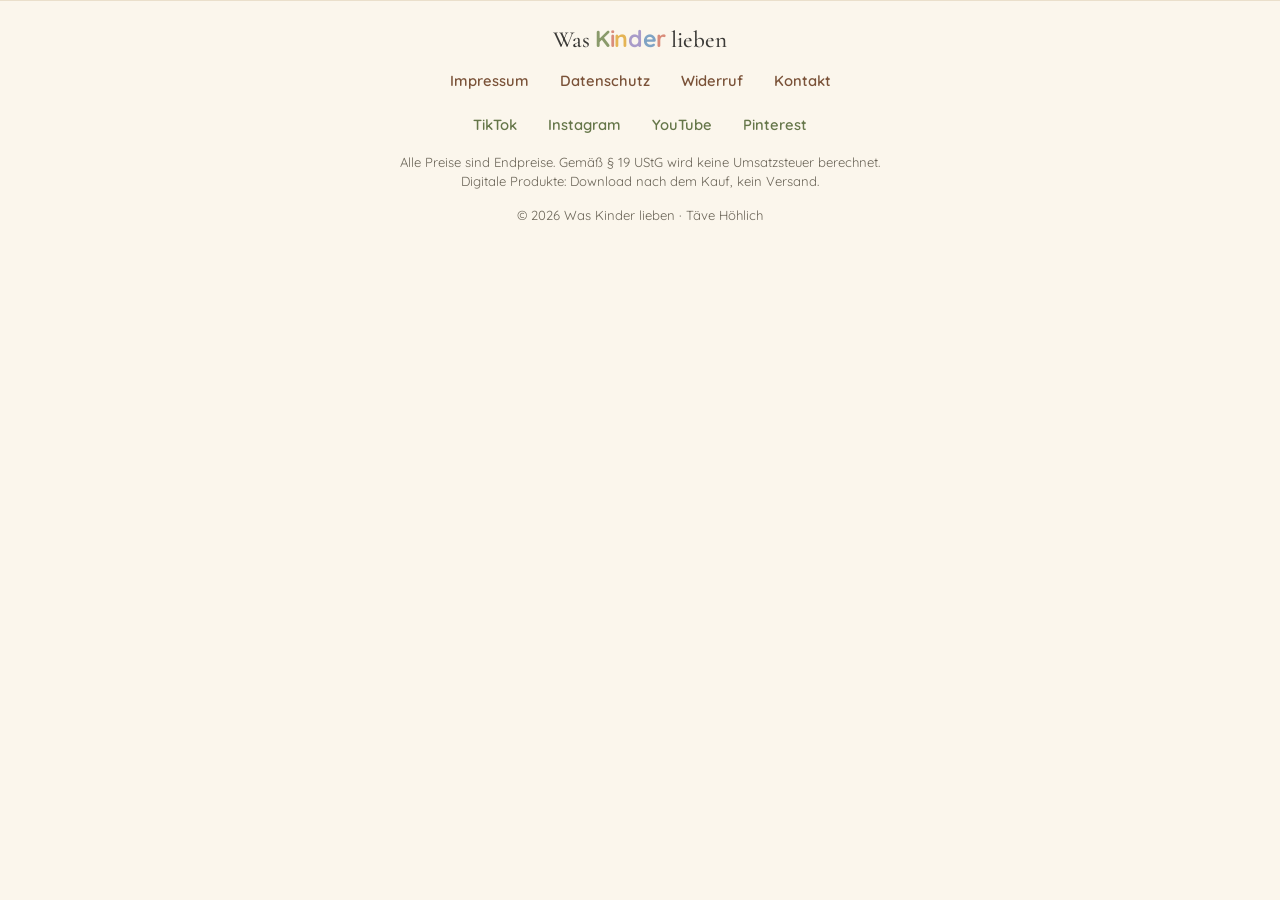
<file: was-kinder-lieben/footer-shop.html>
<!DOCTYPE html>
<html lang="de">
<head>
<meta charset="utf-8">
<meta name="viewport" content="width=device-width, initial-scale=1">
<title>Was Kinder lieben – Fußleiste</title>
<style>
@font-face{font-family:'Cormorant Garamond';font-style:normal;font-weight:500 600;font-display:swap;src:url([data-uri]) format('woff2');unicode-range:U+0000-00FF, U+0131, U+0152-0153, U+02BB-02BC, U+02C6, U+02DA, U+02DC, U+0304, U+0308, U+0329, U+2000-206F, U+20AC, U+2122, U+2191, U+2193, U+2212, U+2215, U+FEFF, U+FFFD}
@font-face{font-family:'Quicksand';font-style:normal;font-weight:400 700;font-display:swap;src:url([data-uri]) format('woff2');unicode-range:U+0000-00FF, U+0131, U+0152-0153, U+02BB-02BC, U+02C6, U+02DA, U+02DC, U+0304, U+0308, U+0329, U+2000-206F, U+20AC, U+2122, U+2191, U+2193, U+2212, U+2215, U+FEFF, U+FFFD}
</style>
<style>
:root{--cream:#FBF6EC;--paper:#FFFDF8;--ink:#3B3A37;--brown:#7A5238;--muted:#6B6558;--line:#EADFCB;
  --sage:#8A9A6B;--sage-dark:#657649;--coral:#D98C7A;--mustard:#E5B454;--lav:#A99BC9;--blue:#7FA3C4;
  --serif:'Cormorant Garamond',Georgia,serif;--sans:'Quicksand','Segoe UI',system-ui,sans-serif}
*{box-sizing:border-box}
html,body{margin:0}
body{background:var(--cream);font-family:var(--sans);color:var(--ink);-webkit-font-smoothing:antialiased}
footer{border-top:1px solid var(--line);padding:26px 0 22px}
.wrap{width:min(1120px,100% - 32px);margin-inline:auto;display:flex;flex-direction:column;align-items:center;gap:14px;text-align:center}
.mark{font-family:var(--serif);font-size:1.45rem;line-height:1;color:var(--ink);white-space:nowrap}
.mark b{font-family:var(--sans);font-weight:700;letter-spacing:-.02em}
.mark .k{color:var(--sage)}.mark .i{color:var(--coral)}.mark .n{color:var(--mustard)}.mark .d{color:var(--lav)}.mark .e{color:var(--blue)}.mark .r{color:var(--coral)}
.links{display:flex;flex-wrap:wrap;justify-content:center;gap:4px 6px}
.links a{text-decoration:none;font-weight:600;font-size:.92rem;padding:.35em .85em;border-radius:999px;color:var(--brown);transition:background .15s}
.links a:hover{background:var(--paper)}
.social a{color:var(--sage-dark)}
.note{margin:0;font-size:.82rem;color:var(--muted);line-height:1.5;max-width:640px}
:focus-visible{outline:3px solid var(--lav);outline-offset:3px;border-radius:999px}
</style>
</head>
<body>
<footer><div class="wrap">
  <div class="mark">Was <b><span class="k">K</span><span class="i">i</span><span class="n">n</span><span class="d">d</span><span class="e">e</span><span class="r">r</span></b> lieben</div>
  <nav class="links" aria-label="Rechtliches" id="legal"></nav>
  <nav class="links social" aria-label="Folge uns" id="social"></nav>
  <p class="note">Alle Preise sind Endpreise. Gemäß § 19 UStG wird keine Umsatzsteuer berechnet.<br>Digitale Produkte: Download nach dem Kauf, kein Versand.</p>
  <p class="note">© <span id="yr"></span> Was Kinder lieben · Täve Höhlich</p>
</div></footer>
<script>
/* HIER ANPASSEN: Adressen eurer Seiten */
const LINKS = [
  ['Impressum', 'https://www.was-kinder-lieben.de/impressum', '_top'],
  ['Datenschutz', 'https://www.was-kinder-lieben.de/datenschutz', '_top'],
  ['Widerruf', 'https://www.was-kinder-lieben.de/widerruf', '_top'],
  ['Kontakt', 'mailto:waskinderlieben.info@gmail.com', '_top']
];
const SOCIAL = [
  ['TikTok', 'https://www.tiktok.com/@waskinderlieben'],
  ['Instagram', 'https://www.instagram.com/waskinderlieben.ideen/'],
  ['YouTube', 'https://www.youtube.com/@Was-Kinder-Lieben'],
  ['Pinterest', 'https://de.pinterest.com/waskinderlieben/']
];
const mk = (box, items) => items.forEach(([t, u, tg]) => {
  const a = document.createElement('a'); a.textContent = t; a.href = u;
  a.target = tg || '_blank'; if (a.target === '_blank') a.rel = 'noopener noreferrer';
  document.getElementById(box).appendChild(a);
});
mk('legal', LINKS); mk('social', SOCIAL);
document.getElementById('yr').textContent = new Date().getFullYear();
</script>
</body>
</html>
</file>
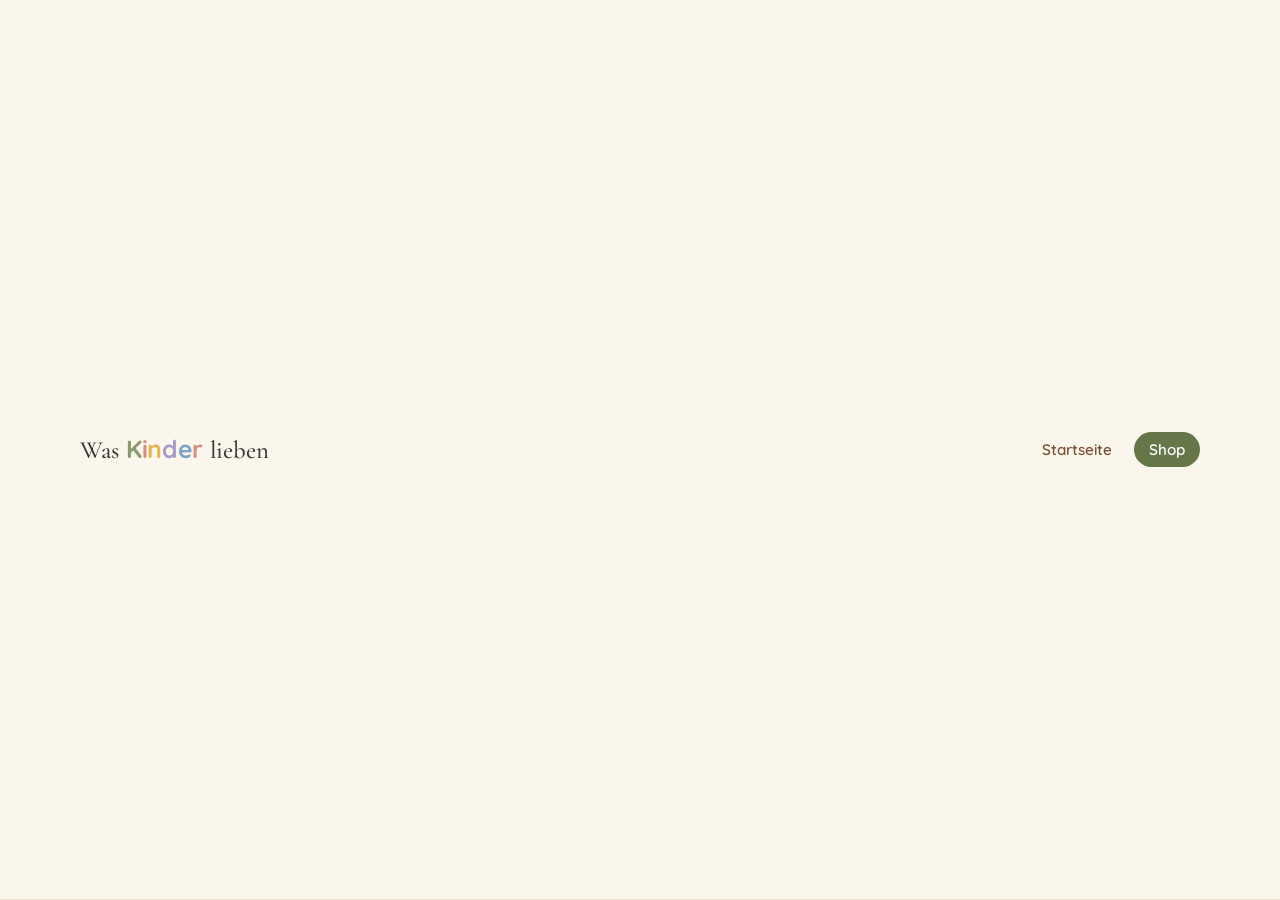
<file: was-kinder-lieben/header-shop.html>
<!DOCTYPE html>
<html lang="de">
<head>
<meta charset="utf-8">
<meta name="viewport" content="width=device-width, initial-scale=1">
<title>Was Kinder lieben – Kopfleiste</title>
<style>
@font-face{font-family:'Cormorant Garamond';font-style:normal;font-weight:500 600;font-display:swap;src:url([data-uri]) format('woff2');unicode-range:U+0000-00FF, U+0131, U+0152-0153, U+02BB-02BC, U+02C6, U+02DA, U+02DC, U+0304, U+0308, U+0329, U+2000-206F, U+20AC, U+2122, U+2191, U+2193, U+2212, U+2215, U+FEFF, U+FFFD}
@font-face{font-family:'Quicksand';font-style:normal;font-weight:400 700;font-display:swap;src:url([data-uri]) format('woff2');unicode-range:U+0000-00FF, U+0131, U+0152-0153, U+02BB-02BC, U+02C6, U+02DA, U+02DC, U+0304, U+0308, U+0329, U+2000-206F, U+20AC, U+2122, U+2191, U+2193, U+2212, U+2215, U+FEFF, U+FFFD}
</style>
<style>
:root{--cream:#FBF6EC;--paper:#FFFDF8;--ink:#3B3A37;--brown:#7A5238;--line:#EADFCB;
  --sage:#8A9A6B;--sage-dark:#657649;--coral:#D98C7A;--mustard:#E5B454;--lav:#A99BC9;--blue:#7FA3C4;
  --serif:'Cormorant Garamond',Georgia,serif;--sans:'Quicksand','Segoe UI',system-ui,sans-serif}
*{box-sizing:border-box}
html,body{margin:0;height:100%}
body{background:var(--cream);font-family:var(--sans);-webkit-font-smoothing:antialiased}
.bar{height:100%;border-bottom:1px solid var(--line);display:flex;align-items:center}
.wrap{width:min(1120px,100% - 32px);margin-inline:auto;display:flex;align-items:center;justify-content:space-between;gap:16px}
.mark{text-decoration:none;display:flex;align-items:baseline;gap:.3em;font-family:var(--serif);font-size:1.55rem;line-height:1;color:var(--ink);white-space:nowrap}
.mark b{font-family:var(--sans);font-weight:700;letter-spacing:-.02em}
.mark .k{color:var(--sage)}.mark .i{color:var(--coral)}.mark .n{color:var(--mustard)}.mark .d{color:var(--lav)}.mark .e{color:var(--blue)}.mark .r{color:var(--coral)}
nav{display:flex;gap:6px;align-items:center}
nav a{text-decoration:none;font-weight:600;font-size:.95rem;padding:.5em 1em;border-radius:999px;color:var(--brown);transition:background .15s}
nav a:hover{background:var(--paper)}
nav a.btn{background:var(--sage-dark);color:#fff}
nav a.btn:hover{background:#56673c}
:focus-visible{outline:3px solid var(--lav);outline-offset:3px;border-radius:999px}
@media(max-width:560px){.mark{font-size:1.2rem}nav a{padding:.4em .75em;font-size:.88rem}.wrap{width:calc(100% - 24px)}}
@media(max-width:380px){#homeLink{display:none}}
</style>
</head>
<body>
<header class="bar"><div class="wrap">
  <a class="mark" id="home" href="#" aria-label="Was Kinder lieben – zur Startseite">Was <b><span class="k">K</span><span class="i">i</span><span class="n">n</span><span class="d">d</span><span class="e">e</span><span class="r">r</span></b> lieben</a>
  <nav aria-label="Hauptmenü">
    <a id="homeLink" href="#">Startseite</a>
    <a id="shopLink" class="btn" href="#">Shop</a>
  </nav>
</div></header>
<script>
/* HIER ANPASSEN: Adressen eurer Seiten */
const HOME_URL = 'https://www.was-kinder-lieben.de/';
const SHOP_URL = 'https://www.was-kinder-lieben.de/category/all-products';

/* Links setzen: Seiten von euch öffnen im Fenster der Wix-Seite */
[['home', HOME_URL], ['homeLink', HOME_URL], ['shopLink', SHOP_URL]].forEach(([id, url]) => {
  const a = document.getElementById(id);
  a.href = url; a.target = '_top';
});
</script>
</body>
</html>
</file>
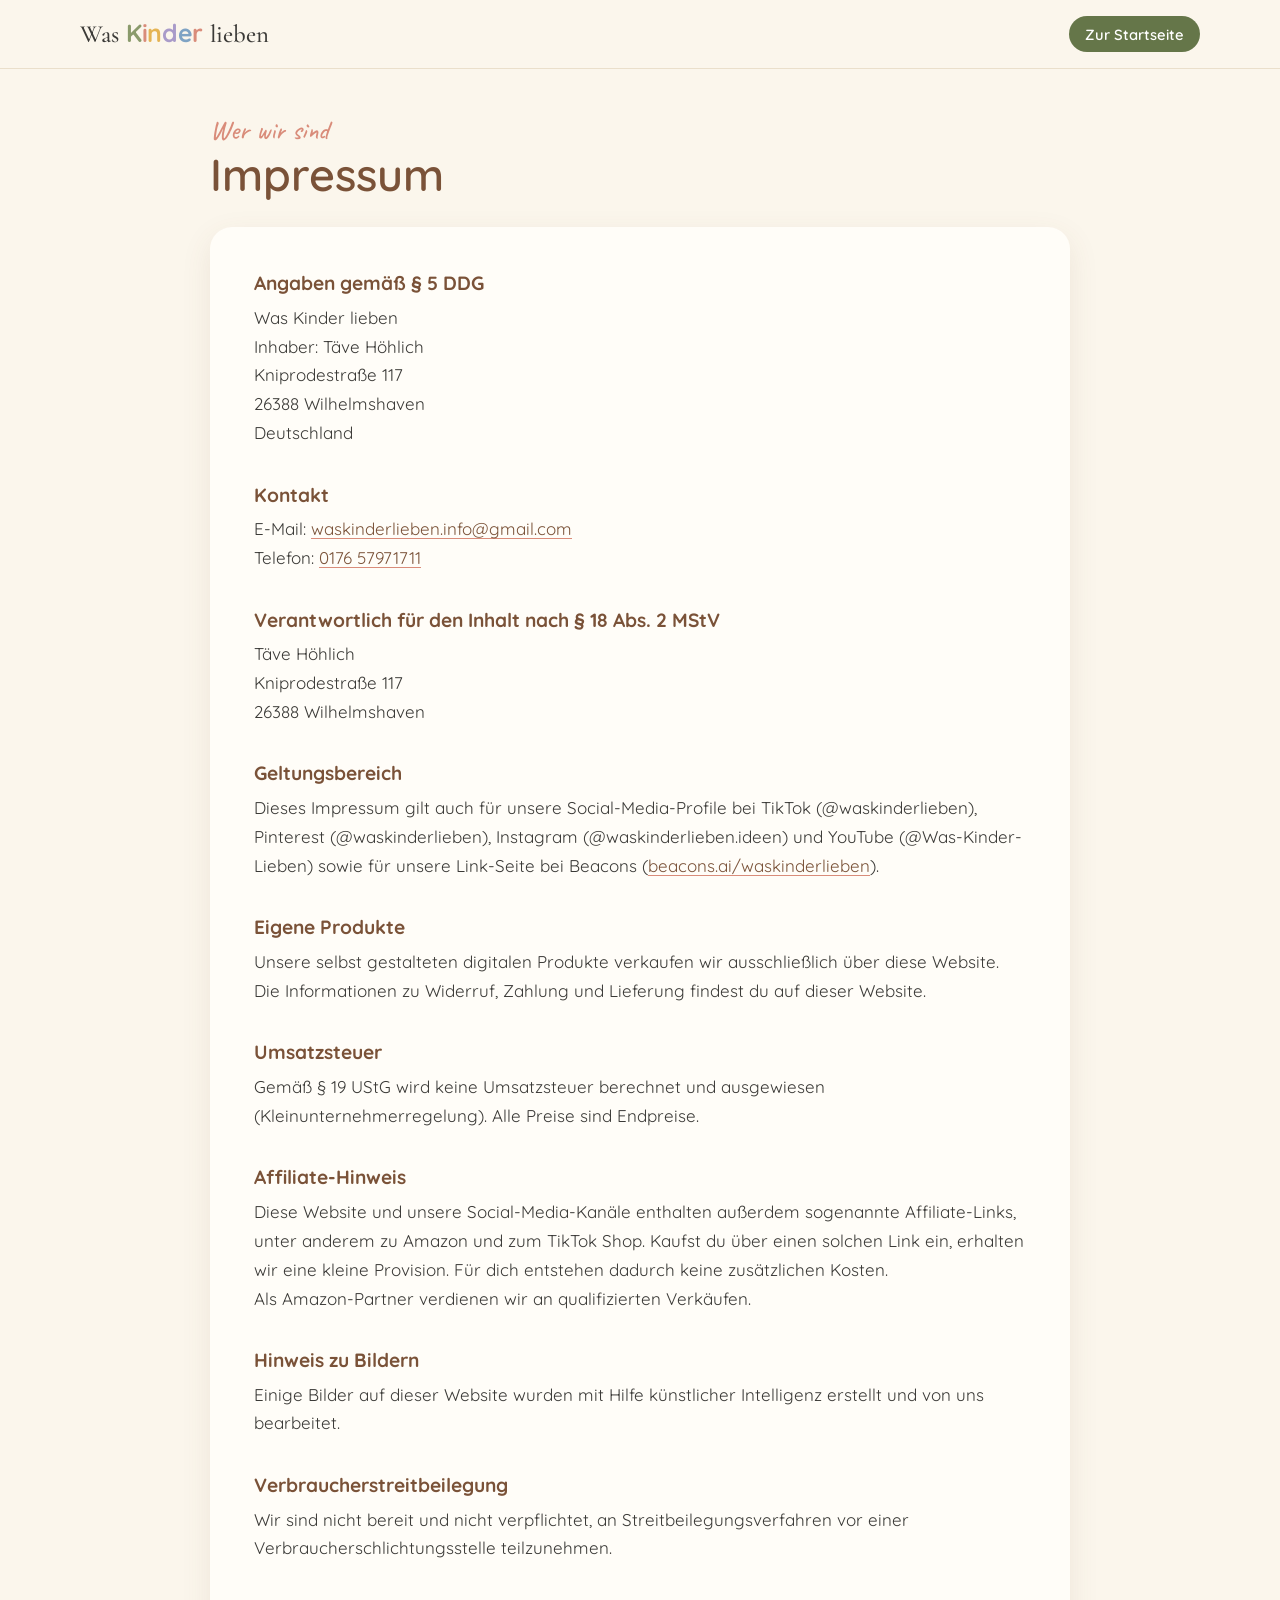
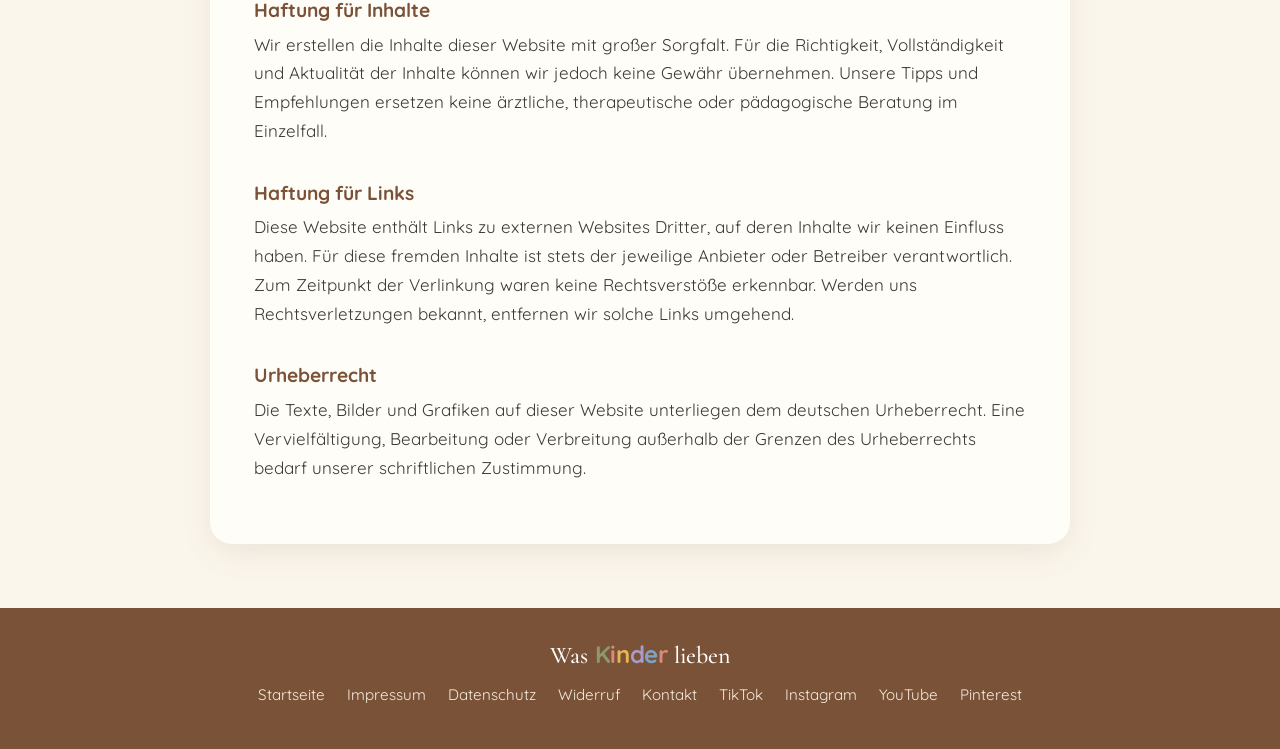
<file: was-kinder-lieben/impressum.html>
<!DOCTYPE html>
<html lang="de">
<head>
<meta charset="utf-8">
<meta name="viewport" content="width=device-width, initial-scale=1">
<title>Impressum – Was Kinder lieben</title>
<style>
@font-face{font-family:'Caveat';font-style:normal;font-weight:500 600;font-display:swap;src:url([data-uri]) format('woff2');unicode-range:U+0000-00FF, U+0131, U+0152-0153, U+02BB-02BC, U+02C6, U+02DA, U+02DC, U+0304, U+0308, U+0329, U+2000-206F, U+20AC, U+2122, U+2191, U+2193, U+2212, U+2215, U+FEFF, U+FFFD}
@font-face{font-family:'Cormorant Garamond';font-style:normal;font-weight:500 600;font-display:swap;src:url([data-uri]) format('woff2');unicode-range:U+0000-00FF, U+0131, U+0152-0153, U+02BB-02BC, U+02C6, U+02DA, U+02DC, U+0304, U+0308, U+0329, U+2000-206F, U+20AC, U+2122, U+2191, U+2193, U+2212, U+2215, U+FEFF, U+FFFD}
@font-face{font-family:'Quicksand';font-style:normal;font-weight:400 700;font-display:swap;src:url([data-uri]) format('woff2');unicode-range:U+0000-00FF, U+0131, U+0152-0153, U+02BB-02BC, U+02C6, U+02DA, U+02DC, U+0304, U+0308, U+0329, U+2000-206F, U+20AC, U+2122, U+2191, U+2193, U+2212, U+2215, U+FEFF, U+FFFD}
</style>
<style>
:root{--cream:#FBF6EC;--paper:#FFFDF8;--ink:#3B3A37;--muted:#6F6B63;--brown:#7A5238;--line:#EADFCB;
  --sage:#8A9A6B;--sage-dark:#657649;--coral:#D98C7A;--mustard:#E5B454;--lav:#A99BC9;--blue:#7FA3C4;
  --radius:22px;--shadow:0 10px 30px rgba(122,82,56,.10);
  --script:'Caveat',cursive;--serif:'Cormorant Garamond',Georgia,serif;--sans:'Quicksand','Segoe UI',system-ui,sans-serif}
*{box-sizing:border-box}
body{margin:0;display:flex;flex-direction:column;min-height:100vh;background:var(--cream);color:var(--ink);font-family:var(--sans);font-size:17px;line-height:1.7;-webkit-font-smoothing:antialiased}
a{color:var(--brown);text-decoration-color:var(--coral);text-underline-offset:3px}
a:hover{color:var(--sage-dark)}
:focus-visible{outline:3px solid var(--lav);outline-offset:3px;border-radius:8px}
.wrap{width:min(860px,100% - 32px);margin-inline:auto}
.top{border-bottom:1px solid var(--line)}
.top .wrap{display:flex;align-items:center;justify-content:space-between;gap:16px;min-height:68px;width:min(1120px,100% - 32px)}
.mark{text-decoration:none;display:flex;align-items:baseline;gap:.3em;font-family:var(--serif);font-size:1.55rem;line-height:1;color:var(--ink)}
.mark b{font-family:var(--sans);font-weight:700;letter-spacing:-.02em}
.mark .k{color:var(--sage)}.mark .i{color:var(--coral)}.mark .n{color:var(--mustard)}.mark .d{color:var(--lav)}.mark .e{color:var(--blue)}.mark .r{color:var(--coral)}
.btn{display:inline-flex;align-items:center;text-decoration:none;font:600 .92rem var(--sans);padding:.55em 1.1em;border-radius:999px;background:var(--sage-dark);color:#fff}
.btn:hover{background:#56673c;color:#fff}
main{padding:48px 0 64px}
.eyebrow{font-family:var(--script);font-size:1.7rem;color:var(--coral);line-height:1}
h1{font-size:clamp(2rem,5vw,2.8rem);color:var(--brown);margin:.1em 0 .6em;font-weight:600;line-height:1.15}
.card{background:var(--paper);border-radius:var(--radius);box-shadow:var(--shadow);padding:clamp(22px,4vw,44px)}
h2{font-size:1.2rem;color:var(--brown);margin:1.8em 0 .4em;font-weight:700;line-height:1.3}
h2:first-child{margin-top:0}
p{margin:0 0 1em}
ul{margin:0 0 1em;padding-left:1.2em}li{margin:.3em 0}
address{font-style:normal;margin:0 0 1em}
.small{font-size:.9rem;color:var(--muted)}
.formbox{border:2px dashed var(--line);border-radius:16px;padding:20px 22px;margin:.6em 0 1em;background:#FFFEFB}
.formbox p{margin:0 0 .8em}
.formbox .line{border-bottom:1.5px solid #CDBFA8;height:1.6em;margin-bottom:.1em}
.formbox .cap{font-size:.85rem;color:var(--muted);margin:.2em 0 .9em}
mark.todo{background:#FFE58F;color:#5a4300;padding:.05em .35em;border-radius:6px;font-weight:600}
footer{margin-top:auto;background:var(--brown);color:#F6EBDD;padding:34px 0 28px;text-align:center}
footer .mark{justify-content:center;font-size:1.5rem;color:#fff}
footer nav{display:flex;flex-wrap:wrap;gap:6px 22px;justify-content:center;margin:14px 0}
footer a{color:#F6EBDD;text-decoration:none;font-size:.95rem}footer a:hover{text-decoration:underline;color:#fff}
@media(max-width:700px){.mark{font-size:1.3rem}main{padding:32px 0 48px}}
</style>
</head>
<body>
<header class="top"><div class="wrap">
  <a class="mark" href="https://www.was-kinder-lieben.de/" target="_top" aria-label="Was Kinder lieben – zur Startseite">Was <b><span class="k">K</span><span class="i">i</span><span class="n">n</span><span class="d">d</span><span class="e">e</span><span class="r">r</span></b> lieben</a>
  <a class="btn" href="https://www.was-kinder-lieben.de/" target="_top">Zur Startseite</a>
</div></header>
<main><div class="wrap">
  <div class="eyebrow">Wer wir sind</div>
  <h1>Impressum</h1>
  <div class="card">
    <h2>Angaben gemäß § 5 DDG</h2>
    <address>Was Kinder lieben<br>Inhaber: Täve Höhlich<br>Kniprodestraße 117<br>26388 Wilhelmshaven<br>Deutschland</address>

    <h2>Kontakt</h2>
    <p>E-Mail: <a href="mailto:waskinderlieben.info@gmail.com">waskinderlieben.info@gmail.com</a><br>Telefon: <a href="tel:+4917657971711">0176 57971711</a></p>

    <h2>Verantwortlich für den Inhalt nach § 18 Abs. 2 MStV</h2>
    <address>Täve Höhlich<br>Kniprodestraße 117<br>26388 Wilhelmshaven</address>

    <h2>Geltungsbereich</h2>
    <p>Dieses Impressum gilt auch für unsere Social-Media-Profile bei TikTok (@waskinderlieben), Pinterest (@waskinderlieben), Instagram (@waskinderlieben.ideen) und YouTube (@Was-Kinder-Lieben) sowie für unsere Link-Seite bei Beacons (<a href="https://beacons.ai/waskinderlieben" target="_blank" rel="noopener">beacons.ai/waskinderlieben</a>).</p>

    <h2>Eigene Produkte</h2>
    <p>Unsere selbst gestalteten digitalen Produkte verkaufen wir ausschließlich über diese Website. Die Informationen zu Widerruf, Zahlung und Lieferung findest du auf dieser Website.</p>

    <h2>Umsatzsteuer</h2>
    <p>Gemäß § 19 UStG wird keine Umsatzsteuer berechnet und ausgewiesen (Kleinunternehmerregelung). Alle Preise sind Endpreise.</p>

    <h2>Affiliate-Hinweis</h2>
    <p>Diese Website und unsere Social-Media-Kanäle enthalten außerdem sogenannte Affiliate-Links, unter anderem zu Amazon und zum TikTok Shop. Kaufst du über einen solchen Link ein, erhalten wir eine kleine Provision. Für dich entstehen dadurch keine zusätzlichen Kosten.<br>Als Amazon-Partner verdienen wir an qualifizierten Verkäufen.</p>

    <h2>Hinweis zu Bildern</h2>
    <p>Einige Bilder auf dieser Website wurden mit Hilfe künstlicher Intelligenz erstellt und von uns bearbeitet.</p>

    <h2>Verbraucherstreitbeilegung</h2>
    <p>Wir sind nicht bereit und nicht verpflichtet, an Streitbeilegungsverfahren vor einer Verbraucherschlichtungsstelle teilzunehmen.</p>

    <h2>Haftung für Inhalte</h2>
    <p>Wir erstellen die Inhalte dieser Website mit großer Sorgfalt. Für die Richtigkeit, Vollständigkeit und Aktualität der Inhalte können wir jedoch keine Gewähr übernehmen. Unsere Tipps und Empfehlungen ersetzen keine ärztliche, therapeutische oder pädagogische Beratung im Einzelfall.</p>

    <h2>Haftung für Links</h2>
    <p>Diese Website enthält Links zu externen Websites Dritter, auf deren Inhalte wir keinen Einfluss haben. Für diese fremden Inhalte ist stets der jeweilige Anbieter oder Betreiber verantwortlich. Zum Zeitpunkt der Verlinkung waren keine Rechtsverstöße erkennbar. Werden uns Rechtsverletzungen bekannt, entfernen wir solche Links umgehend.</p>

    <h2>Urheberrecht</h2>
    <p>Die Texte, Bilder und Grafiken auf dieser Website unterliegen dem deutschen Urheberrecht. Eine Vervielfältigung, Bearbeitung oder Verbreitung außerhalb der Grenzen des Urheberrechts bedarf unserer schriftlichen Zustimmung.</p>

  </div>
</div></main>
<footer><div class="wrap">
  <div class="mark">Was <b><span class="k">K</span><span class="i">i</span><span class="n">n</span><span class="d">d</span><span class="e">e</span><span class="r">r</span></b> lieben</div>
  <nav aria-label="Rechtliches">
    <a href="https://www.was-kinder-lieben.de/" target="_top">Startseite</a>
    <a href="https://www.was-kinder-lieben.de/impressum" target="_top">Impressum</a>
    <a href="https://www.was-kinder-lieben.de/datenschutz" target="_top">Datenschutz</a>
    <a href="https://www.was-kinder-lieben.de/widerruf" target="_top">Widerruf</a>
    <a href="mailto:waskinderlieben.info@gmail.com">Kontakt</a>
    <a href="https://www.tiktok.com/@waskinderlieben" target="_blank" rel="noopener">TikTok</a>
    <a href="https://www.instagram.com/waskinderlieben.ideen/" target="_blank" rel="noopener">Instagram</a>
    <a href="https://www.youtube.com/@Was-Kinder-Lieben" target="_blank" rel="noopener">YouTube</a>
    <a href="https://de.pinterest.com/waskinderlieben/" target="_blank" rel="noopener">Pinterest</a>
  </nav>
</div></footer>
</body>
</html>
</file>
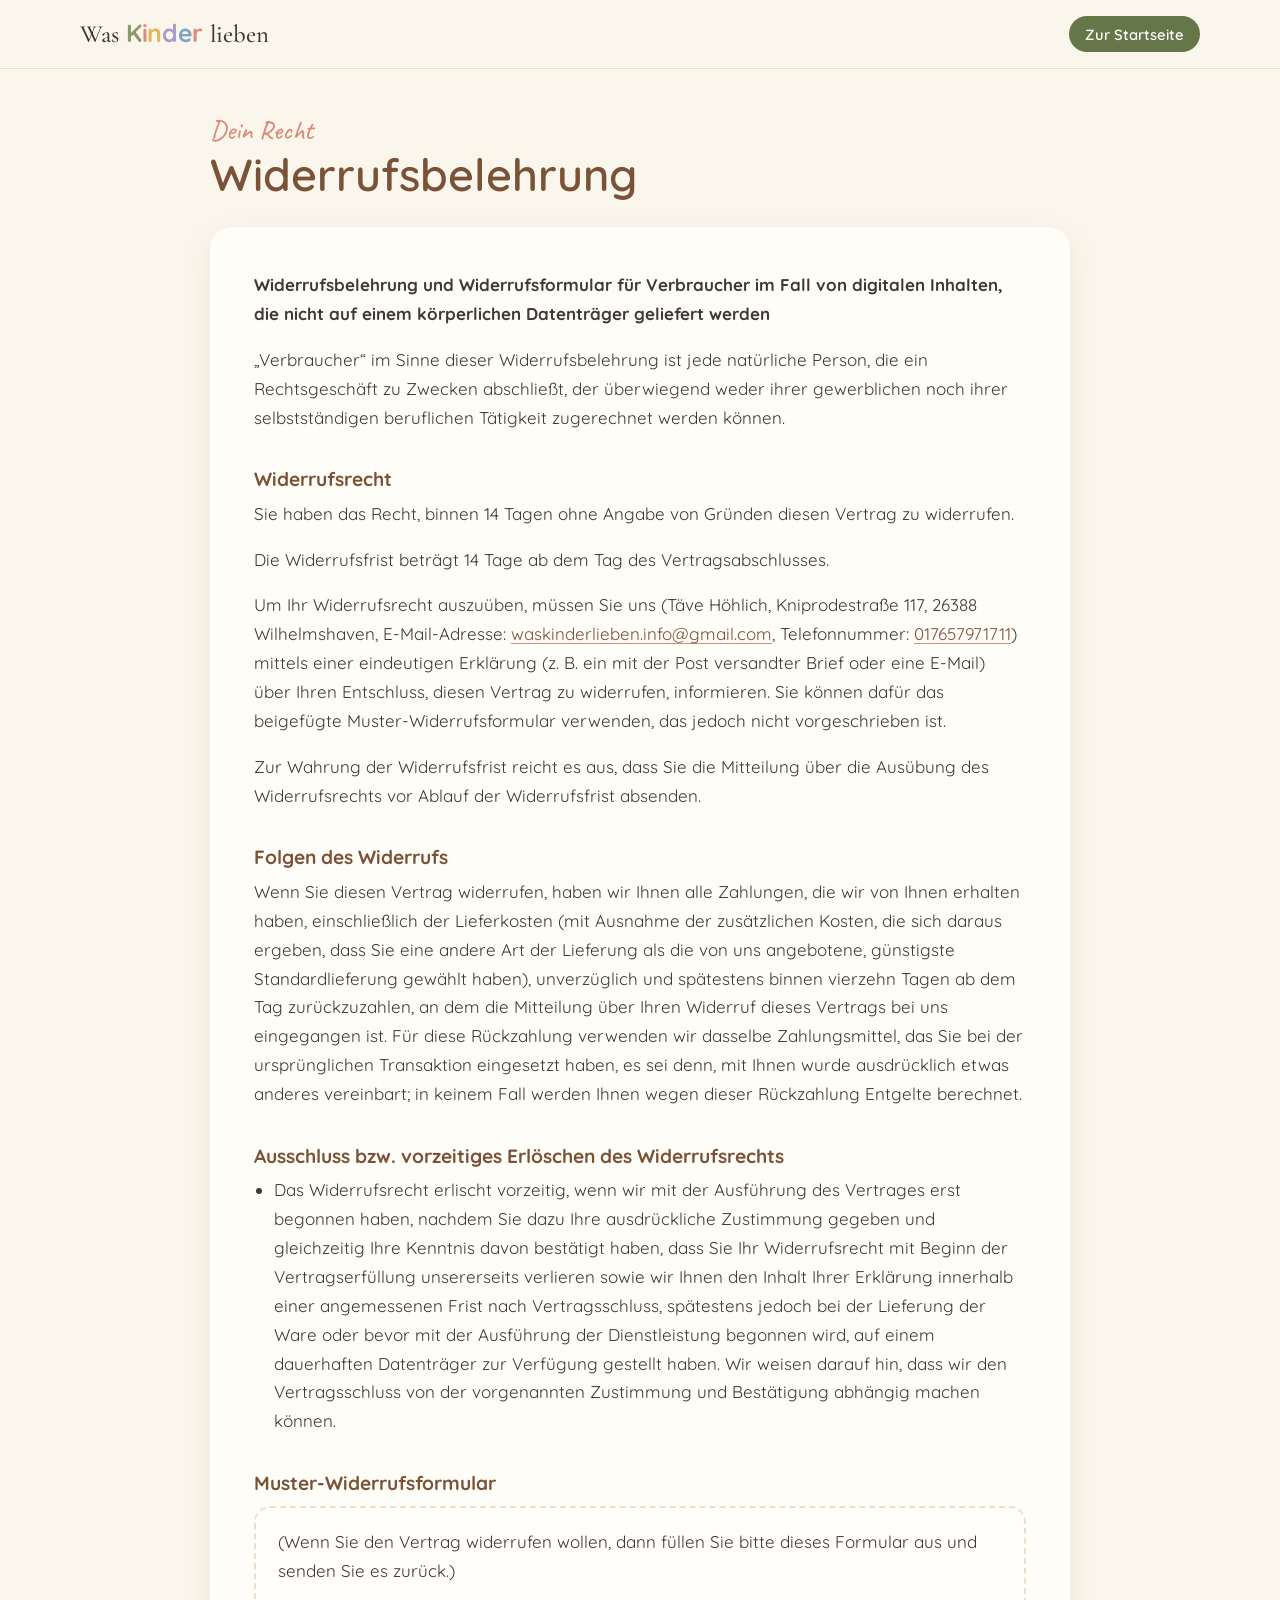
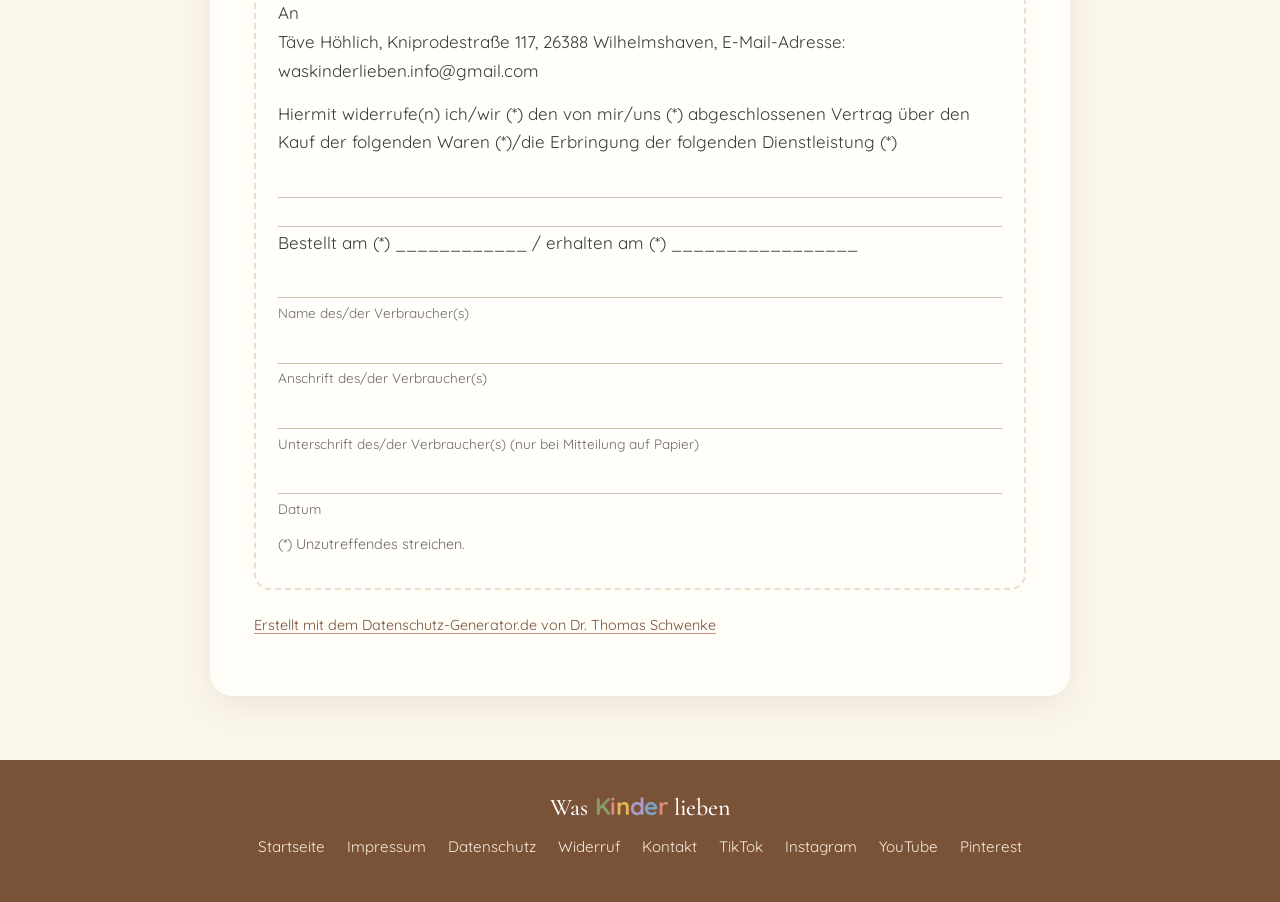
<file: was-kinder-lieben/widerruf.html>
<!DOCTYPE html>
<html lang="de">
<head>
<meta charset="utf-8">
<meta name="viewport" content="width=device-width, initial-scale=1">
<title>Widerrufsbelehrung – Was Kinder lieben</title>
<style>
@font-face{font-family:'Caveat';font-style:normal;font-weight:500 600;font-display:swap;src:url([data-uri]) format('woff2');unicode-range:U+0000-00FF, U+0131, U+0152-0153, U+02BB-02BC, U+02C6, U+02DA, U+02DC, U+0304, U+0308, U+0329, U+2000-206F, U+20AC, U+2122, U+2191, U+2193, U+2212, U+2215, U+FEFF, U+FFFD}
@font-face{font-family:'Cormorant Garamond';font-style:normal;font-weight:500 600;font-display:swap;src:url([data-uri]) format('woff2');unicode-range:U+0000-00FF, U+0131, U+0152-0153, U+02BB-02BC, U+02C6, U+02DA, U+02DC, U+0304, U+0308, U+0329, U+2000-206F, U+20AC, U+2122, U+2191, U+2193, U+2212, U+2215, U+FEFF, U+FFFD}
@font-face{font-family:'Quicksand';font-style:normal;font-weight:400 700;font-display:swap;src:url([data-uri]) format('woff2');unicode-range:U+0000-00FF, U+0131, U+0152-0153, U+02BB-02BC, U+02C6, U+02DA, U+02DC, U+0304, U+0308, U+0329, U+2000-206F, U+20AC, U+2122, U+2191, U+2193, U+2212, U+2215, U+FEFF, U+FFFD}
</style>
<style>
:root{--cream:#FBF6EC;--paper:#FFFDF8;--ink:#3B3A37;--muted:#6F6B63;--brown:#7A5238;--line:#EADFCB;
  --sage:#8A9A6B;--sage-dark:#657649;--coral:#D98C7A;--mustard:#E5B454;--lav:#A99BC9;--blue:#7FA3C4;
  --radius:22px;--shadow:0 10px 30px rgba(122,82,56,.10);
  --script:'Caveat',cursive;--serif:'Cormorant Garamond',Georgia,serif;--sans:'Quicksand','Segoe UI',system-ui,sans-serif}
*{box-sizing:border-box}
body{margin:0;display:flex;flex-direction:column;min-height:100vh;background:var(--cream);color:var(--ink);font-family:var(--sans);font-size:17px;line-height:1.7;-webkit-font-smoothing:antialiased}
a{color:var(--brown);text-decoration-color:var(--coral);text-underline-offset:3px}
a:hover{color:var(--sage-dark)}
:focus-visible{outline:3px solid var(--lav);outline-offset:3px;border-radius:8px}
.wrap{width:min(860px,100% - 32px);margin-inline:auto}
.top{border-bottom:1px solid var(--line)}
.top .wrap{display:flex;align-items:center;justify-content:space-between;gap:16px;min-height:68px;width:min(1120px,100% - 32px)}
.mark{text-decoration:none;display:flex;align-items:baseline;gap:.3em;font-family:var(--serif);font-size:1.55rem;line-height:1;color:var(--ink)}
.mark b{font-family:var(--sans);font-weight:700;letter-spacing:-.02em}
.mark .k{color:var(--sage)}.mark .i{color:var(--coral)}.mark .n{color:var(--mustard)}.mark .d{color:var(--lav)}.mark .e{color:var(--blue)}.mark .r{color:var(--coral)}
.btn{display:inline-flex;align-items:center;text-decoration:none;font:600 .92rem var(--sans);padding:.55em 1.1em;border-radius:999px;background:var(--sage-dark);color:#fff}
.btn:hover{background:#56673c;color:#fff}
main{padding:48px 0 64px}
.eyebrow{font-family:var(--script);font-size:1.7rem;color:var(--coral);line-height:1}
h1{font-size:clamp(2rem,5vw,2.8rem);color:var(--brown);margin:.1em 0 .6em;font-weight:600;line-height:1.15}
.card{background:var(--paper);border-radius:var(--radius);box-shadow:var(--shadow);padding:clamp(22px,4vw,44px)}
h2{font-size:1.2rem;color:var(--brown);margin:1.8em 0 .4em;font-weight:700;line-height:1.3}
h2:first-child{margin-top:0}
p{margin:0 0 1em}
ul{margin:0 0 1em;padding-left:1.2em}li{margin:.3em 0}
address{font-style:normal;margin:0 0 1em}
.small{font-size:.9rem;color:var(--muted)}
.formbox{border:2px dashed var(--line);border-radius:16px;padding:20px 22px;margin:.6em 0 1em;background:#FFFEFB}
.formbox p{margin:0 0 .8em}
.formbox .line{border-bottom:1.5px solid #CDBFA8;height:1.6em;margin-bottom:.1em}
.formbox .cap{font-size:.85rem;color:var(--muted);margin:.2em 0 .9em}
mark.todo{background:#FFE58F;color:#5a4300;padding:.05em .35em;border-radius:6px;font-weight:600}
footer{margin-top:auto;background:var(--brown);color:#F6EBDD;padding:34px 0 28px;text-align:center}
footer .mark{justify-content:center;font-size:1.5rem;color:#fff}
footer nav{display:flex;flex-wrap:wrap;gap:6px 22px;justify-content:center;margin:14px 0}
footer a{color:#F6EBDD;text-decoration:none;font-size:.95rem}footer a:hover{text-decoration:underline;color:#fff}
@media(max-width:700px){.mark{font-size:1.3rem}main{padding:32px 0 48px}}
</style>
</head>
<body>
<header class="top"><div class="wrap">
  <a class="mark" href="https://www.was-kinder-lieben.de/" target="_top" aria-label="Was Kinder lieben – zur Startseite">Was <b><span class="k">K</span><span class="i">i</span><span class="n">n</span><span class="d">d</span><span class="e">e</span><span class="r">r</span></b> lieben</a>
  <a class="btn" href="https://www.was-kinder-lieben.de/" target="_top">Zur Startseite</a>
</div></header>
<main><div class="wrap">
  <div class="eyebrow">Dein Recht</div>
  <h1>Widerrufsbelehrung</h1>
  <div class="card">
    <p><strong>Widerrufsbelehrung und Widerrufsformular für Verbraucher im Fall von digitalen Inhalten, die nicht auf einem körperlichen Datenträger geliefert werden</strong></p>
    <p>„Verbraucher“ im Sinne dieser Widerrufsbelehrung ist jede natürliche Person, die ein Rechtsgeschäft zu Zwecken abschließt, der überwiegend weder ihrer gewerblichen noch ihrer selbstständigen beruflichen Tätigkeit zugerechnet werden können.</p>

    <h2>Widerrufsrecht</h2>
    <p>Sie haben das Recht, binnen 14 Tagen ohne Angabe von Gründen diesen Vertrag zu widerrufen.</p>
    <p>Die Widerrufsfrist beträgt 14 Tage ab dem Tag des Vertragsabschlusses.</p>
    <p>Um Ihr Widerrufsrecht auszuüben, müssen Sie uns (Täve Höhlich, Kniprodestraße 117, 26388 Wilhelmshaven, E-Mail-Adresse: <a href="mailto:waskinderlieben.info@gmail.com">waskinderlieben.info@gmail.com</a>, Telefonnummer: <a href="tel:+4917657971711">017657971711</a>) mittels einer eindeutigen Erklärung (z. B. ein mit der Post versandter Brief oder eine E-Mail) über Ihren Entschluss, diesen Vertrag zu widerrufen, informieren. Sie können dafür das beigefügte Muster-Widerrufsformular verwenden, das jedoch nicht vorgeschrieben ist.</p>
    <p>Zur Wahrung der Widerrufsfrist reicht es aus, dass Sie die Mitteilung über die Ausübung des Widerrufsrechts vor Ablauf der Widerrufsfrist absenden.</p>

    <h2>Folgen des Widerrufs</h2>
    <p>Wenn Sie diesen Vertrag widerrufen, haben wir Ihnen alle Zahlungen, die wir von Ihnen erhalten haben, einschließlich der Lieferkosten (mit Ausnahme der zusätzlichen Kosten, die sich daraus ergeben, dass Sie eine andere Art der Lieferung als die von uns angebotene, günstigste Standardlieferung gewählt haben), unverzüglich und spätestens binnen vierzehn Tagen ab dem Tag zurückzuzahlen, an dem die Mitteilung über Ihren Widerruf dieses Vertrags bei uns eingegangen ist. Für diese Rückzahlung verwenden wir dasselbe Zahlungsmittel, das Sie bei der ursprünglichen Transaktion eingesetzt haben, es sei denn, mit Ihnen wurde ausdrücklich etwas anderes vereinbart; in keinem Fall werden Ihnen wegen dieser Rückzahlung Entgelte berechnet.</p>

    <h2>Ausschluss bzw. vorzeitiges Erlöschen des Widerrufsrechts</h2>
    <ul><li>Das Widerrufsrecht erlischt vorzeitig, wenn wir mit der Ausführung des Vertrages erst begonnen haben, nachdem Sie dazu Ihre ausdrückliche Zustimmung gegeben und gleichzeitig Ihre Kenntnis davon bestätigt haben, dass Sie Ihr Widerrufsrecht mit Beginn der Vertragserfüllung unsererseits verlieren sowie wir Ihnen den Inhalt Ihrer Erklärung innerhalb einer angemessenen Frist nach Vertragsschluss, spätestens jedoch bei der Lieferung der Ware oder bevor mit der Ausführung der Dienstleistung begonnen wird, auf einem dauerhaften Datenträger zur Verfügung gestellt haben. Wir weisen darauf hin, dass wir den Vertragsschluss von der vorgenannten Zustimmung und Bestätigung abhängig machen können.</li></ul>

    <h2>Muster-Widerrufsformular</h2>
    <div class="formbox">
      <p>(Wenn Sie den Vertrag widerrufen wollen, dann füllen Sie bitte dieses Formular aus und senden Sie es zurück.)</p>
      <p>An<br>Täve Höhlich, Kniprodestraße 117, 26388 Wilhelmshaven, E-Mail-Adresse: waskinderlieben.info@gmail.com</p>
      <p>Hiermit widerrufe(n) ich/wir (*) den von mir/uns (*) abgeschlossenen Vertrag über den Kauf der folgenden Waren (*)/die Erbringung der folgenden Dienstleistung (*)</p>
      <p class="line">&nbsp;</p>
      <p class="line">&nbsp;</p>
      <p>Bestellt am (*) ____________ / erhalten am (*) _________________</p>
      <p class="line">&nbsp;</p><p class="cap">Name des/der Verbraucher(s)</p>
      <p class="line">&nbsp;</p><p class="cap">Anschrift des/der Verbraucher(s)</p>
      <p class="line">&nbsp;</p><p class="cap">Unterschrift des/der Verbraucher(s) (nur bei Mitteilung auf Papier)</p>
      <p class="line">&nbsp;</p><p class="cap">Datum</p>
      <p class="small">(*) Unzutreffendes streichen.</p>
    </div>

    <p class="small" style="margin-top:1.6em"><a href="https://datenschutz-generator.de/" title="Rechtstext von Dr. Schwenke - für weitere Informationen bitte anklicken." target="_blank" rel="noopener noreferrer nofollow">Erstellt mit dem Datenschutz-Generator.de von Dr. Thomas Schwenke</a></p>

  </div>
</div></main>
<footer><div class="wrap">
  <div class="mark">Was <b><span class="k">K</span><span class="i">i</span><span class="n">n</span><span class="d">d</span><span class="e">e</span><span class="r">r</span></b> lieben</div>
  <nav aria-label="Rechtliches">
    <a href="https://www.was-kinder-lieben.de/" target="_top">Startseite</a>
    <a href="https://www.was-kinder-lieben.de/impressum" target="_top">Impressum</a>
    <a href="https://www.was-kinder-lieben.de/datenschutz" target="_top">Datenschutz</a>
    <a href="https://www.was-kinder-lieben.de/widerruf" target="_top">Widerruf</a>
    <a href="mailto:waskinderlieben.info@gmail.com">Kontakt</a>
    <a href="https://www.tiktok.com/@waskinderlieben" target="_blank" rel="noopener">TikTok</a>
    <a href="https://www.instagram.com/waskinderlieben.ideen/" target="_blank" rel="noopener">Instagram</a>
    <a href="https://www.youtube.com/@Was-Kinder-Lieben" target="_blank" rel="noopener">YouTube</a>
    <a href="https://de.pinterest.com/waskinderlieben/" target="_blank" rel="noopener">Pinterest</a>
  </nav>
</div></footer>
</body>
</html>
</file>
<file: style.css>
/* lernfunke – schlichter One-Pager. Farben stammen aus dem Logo. */
:root {
  --bg: #fefcf6;
  --paper: #ffffff;
  --tint: #f7f2e5;
  --ink: #3a3a32;
  --soft: #66655a;
  --sage: #8b8f74;
  --sage-d: #5f644c;
  --terra: #b0623a;
  --terra-l: #d6875a;
  --gold: #ecb86e;
  --line: #eae3d0;
  --font-h: "Fredoka", system-ui, sans-serif;
  --font-b: "Nunito", system-ui, sans-serif;
  color-scheme: light;
}

*, *::before, *::after { box-sizing: border-box; }
html { scroll-behavior: smooth; scroll-padding-top: 84px; }
body {
  margin: 0; background: var(--bg); color: var(--ink);
  font: 400 1.0625rem/1.65 var(--font-b);
  overflow-x: hidden;
}
img { max-width: 100%; height: auto; display: block; }
a { color: inherit; }
h1, h2, h3 { font-family: var(--font-h); font-weight: 500; line-height: 1.15; margin: 0 0 .5em; text-wrap: balance; }
h1 { font-size: clamp(2.4rem, 6vw, 4rem); }
h2 { font-size: clamp(1.9rem, 4vw, 2.7rem); }
h3 { font-size: 1.3rem; }
p { margin: 0 0 1em; }
:focus-visible { outline: 3px solid var(--terra-l); outline-offset: 3px; border-radius: 6px; }

.defs { position: absolute; }
.wrap { width: min(1080px, 100%); margin-inline: auto; padding-inline: 20px; }
.narrow { max-width: 760px; }
.section { padding-block: clamp(64px, 10vw, 120px); }
.tint { background: var(--tint); }
.eyebrow { font: 600 .82rem var(--font-h); letter-spacing: .14em; text-transform: uppercase; color: var(--terra); margin-bottom: .9em; }
.lead { font-size: 1.15rem; color: var(--soft); max-width: 36em; }
.note { font-size: .92rem; color: var(--soft); }
.head { text-align: center; margin: 0 auto 48px; }
.head .lead { margin-inline: auto; }

/* Buttons */
.btn {
  display: inline-block; border: 0; cursor: pointer; text-decoration: none;
  background: var(--terra); color: #fff; font: 700 1rem var(--font-b);
  padding: 14px 28px; border-radius: 999px; transition: transform .2s, background .2s;
}
.btn:hover { background: #99532f; transform: translateY(-2px); }
.btn-small { padding: 9px 20px; font-size: .95rem; }
.btn-ghost { background: transparent; color: var(--sage-d); box-shadow: inset 0 0 0 2px var(--sage); }
.btn-ghost:hover { background: var(--sage-d); color: #fff; }

/* Kopfzeile */
.top {
  position: sticky; top: 0; z-index: 20;
  display: flex; align-items: center; justify-content: space-between; gap: 20px;
  padding: 10px max(20px, calc((100% - 1080px) / 2 + 20px));
  background: color-mix(in srgb, var(--bg) 88%, transparent);
  backdrop-filter: blur(10px); -webkit-backdrop-filter: blur(10px);
  border-bottom: 1px solid var(--line);
}
.logo img { height: 46px; width: auto; mix-blend-mode: multiply; }
.menu { display: flex; gap: 28px; margin-left: auto; font-weight: 700; font-size: .95rem; }
.menu a { text-decoration: none; padding: 4px 0; border-bottom: 3px solid transparent; transition: border-color .2s; }
.menu a:hover { border-color: var(--gold); }

/* Hero */
.hero { display: grid; grid-template-columns: 1.05fr .95fr; align-items: center; gap: 32px; padding-block: clamp(40px, 7vw, 90px); }
.cta { display: flex; flex-wrap: wrap; gap: 12px; margin-block: 28px; }
.facts { list-style: none; margin: 0; padding: 0; display: flex; flex-wrap: wrap; gap: 6px 22px; color: var(--soft); font-weight: 700; font-size: .95rem; }
.facts li::before { content: "✦"; color: var(--terra-l); margin-right: 8px; }
.hero-art { position: relative; aspect-ratio: 1; width: min(480px, 100%); justify-self: center; }
.hero-blobs { position: absolute; inset: 0; width: 100%; height: 100%; overflow: visible; }
.hero-mon { position: absolute; inset: 8% 4% 0; width: 92%; height: 92%; object-fit: contain; filter: drop-shadow(0 18px 18px rgba(80, 60, 20, .22)); animation: bob 4s ease-in-out infinite; }
@keyframes bob { 50% { transform: translateY(-10px) rotate(1deg); } }
.spark { position: absolute; color: var(--gold); animation: twinkle 3.2s ease-in-out infinite; }
.s1 { width: 34px; top: 6%; right: 10%; } .s2 { width: 20px; bottom: 26%; left: 2%; animation-delay: -1.4s; }
@keyframes twinkle { 50% { transform: scale(1.4) rotate(18deg); opacity: .7; } }

/* Bücher */
.books { display: grid; grid-template-columns: repeat(3, 1fr); gap: 28px; align-items: stretch; }
.book { display: flex; flex-direction: column; gap: 14px; }
.book .cover { border-radius: 26px; overflow: hidden; box-shadow: 0 16px 36px rgba(90, 70, 30, .18); transition: transform .35s; aspect-ratio: 1; }
.book:hover .cover { transform: translateY(-6px) rotate(-.5deg); }
.cover img { width: 100%; height: 100%; object-fit: cover; }
.book h3 { margin: 6px 0 0; }
.book p { margin: 0; color: var(--soft); font-size: 1rem; }
.chips { display: flex; flex-wrap: wrap; gap: 6px; padding: 0; margin: 0; list-style: none; }
.chips li { font-size: .8rem; font-weight: 700; padding: 3px 11px; border-radius: 999px; background: var(--tint); color: var(--sage-d); }
.buy { display: flex; align-items: center; justify-content: space-between; gap: 12px; margin-top: auto; padding-top: 4px; }
.price { font: 600 1.5rem var(--font-h); color: var(--sage-d); }
.book-soon { border: 2px dashed var(--line); border-radius: 26px; padding: 28px 24px; align-self: stretch; justify-content: center; }
.book-soon form { display: grid; gap: 10px; margin-top: 8px; }
.book-soon input { font: 600 1rem var(--font-b); padding: 12px 18px; border-radius: 999px; border: 2px solid var(--line); background: var(--paper); color: var(--ink); min-width: 0; }
.book-soon input:focus { border-color: var(--gold); outline: none; }

/* Monsterich */
.intro { display: grid; grid-template-columns: .9fr 1.1fr; gap: clamp(28px, 6vw, 70px); align-items: center; }
.intro-photo { margin: 0; max-width: 460px; justify-self: center; width: 100%; filter: drop-shadow(0 18px 22px rgba(90, 70, 30, .2)); }
.intro-photo img { width: 100%; }
blockquote { margin: 0 0 14px; font: 500 clamp(1.2rem, 2.4vw, 1.5rem)/1.5 var(--font-h); }
blockquote strong { color: var(--terra); font-weight: 600; }
.gallery-title { text-align: center; margin: clamp(56px, 8vw, 90px) 0 24px; }
.gallery { display: grid; grid-template-columns: repeat(4, 1fr); gap: 14px; }
.gallery img { width: 100%; aspect-ratio: 1; object-fit: cover; border-radius: 22px; transition: transform .35s; }
.gallery img:nth-child(even) { margin-top: 28px; }
.gallery img:hover { transform: scale(1.03) rotate(-1deg); }

/* Eltern */
.parents { display: grid; grid-template-columns: 1.1fr .9fr; gap: clamp(28px, 6vw, 70px); align-items: center; }
.parents-photo { margin: 0; }
.parents-photo img { width: 100%; border-radius: 36% 64% 58% 42% / 44% 40% 60% 56%; box-shadow: 0 16px 36px rgba(90, 70, 30, .18); aspect-ratio: 1; object-fit: cover; animation: morph 14s ease-in-out infinite alternate; }
@keyframes morph {
  50% { border-radius: 58% 42% 40% 60% / 56% 60% 40% 44%; }
  100% { border-radius: 44% 56% 62% 38% / 40% 52% 48% 60%; }
}
.ideas { list-style: none; padding: 0; margin: 20px 0; display: grid; gap: 12px; }
.ideas li { padding-left: 30px; position: relative; }
.ideas li::before { content: "✦"; position: absolute; left: 4px; color: var(--terra-l); }

/* Ablauf */
.steps { list-style: none; counter-reset: s; margin: 0; padding: 0; display: grid; grid-template-columns: repeat(3, 1fr); gap: 28px; }
.steps li { counter-increment: s; background: var(--paper); border-radius: 26px; padding: 30px 26px; }
.steps li::before { content: counter(s); display: grid; place-items: center; width: 44px; height: 44px; border-radius: 50%; background: var(--gold); font: 600 1.3rem var(--font-h); margin-bottom: 14px; }
.steps p { margin: 0; color: var(--soft); }

/* FAQ */
.faq { display: grid; gap: 12px; }
details { background: var(--paper); border-radius: 20px; padding: 6px 22px; border: 1px solid var(--line); }
summary { cursor: pointer; font: 500 1.15rem var(--font-h); padding: 14px 30px 14px 0; list-style: none; position: relative; }
summary::-webkit-details-marker { display: none; }
summary::after { content: "+"; position: absolute; right: 0; top: 50%; transform: translateY(-50%); font-size: 1.6rem; color: var(--terra); transition: transform .3s; }
details[open] summary::after { transform: translateY(-50%) rotate(45deg); }
details p { color: var(--soft); padding-bottom: 8px; }

/* Footer */
.foot { border-top: 1px solid var(--line); padding-block: 48px; text-align: center; }
.foot-in { display: grid; justify-items: center; gap: 14px; }
.foot-logo { width: 190px; mix-blend-mode: multiply; }
.foot-links { display: flex; flex-wrap: wrap; justify-content: center; gap: 6px 24px; font-weight: 700; color: var(--soft); }
.foot-links a { text-decoration: none; }
.foot-links a:hover { color: var(--terra); }
.copy { margin: 0; font-size: .88rem; color: var(--soft); }

/* Modal & Toast */
.modal { position: fixed; inset: 0; z-index: 50; display: grid; place-items: center; padding: 20px; background: rgba(58, 58, 50, .5); backdrop-filter: blur(3px); }
.modal[hidden] { display: none; }
.modal-box { background: var(--bg); border-radius: 28px; padding: 32px; max-width: 460px; text-align: center; }
.toast { position: fixed; left: 50%; bottom: 24px; z-index: 60; transform: translate(-50%, 220%); background: var(--ink); color: #fff; padding: 12px 22px; border-radius: 999px; font-weight: 700; opacity: 0; transition: transform .4s, opacity .3s; max-width: calc(100% - 32px); text-align: center; }
.toast.show { transform: translate(-50%, 0); opacity: 1; }

/* Einblenden: nur wenn JS läuft */
.js .fade { opacity: 0; transform: translateY(24px); transition: opacity .8s, transform .8s cubic-bezier(.2, .8, .2, 1); }
.js .fade.in { opacity: 1; transform: none; }

@media (max-width: 860px) {
  .menu { display: none; }
  .top .btn-small { margin-left: auto; }
  .hero, .intro, .parents { grid-template-columns: 1fr; }
  .hero { text-align: center; }
  .hero .lead { margin-inline: auto; }
  .cta, .facts { justify-content: center; }
  .hero-art { order: -1; width: min(340px, 86%); }
  .books { grid-template-columns: 1fr; max-width: 440px; margin-inline: auto; }
  .steps { grid-template-columns: 1fr; }
  .gallery { grid-template-columns: repeat(2, 1fr); }
  .parents-photo { max-width: 380px; justify-self: center; order: -1; }
}

@media (prefers-reduced-motion: reduce) {
  *, *::before, *::after { animation: none !important; transition-duration: .01ms !important; scroll-behavior: auto !important; }
  .js .fade { opacity: 1; transform: none; }
}
</file>
